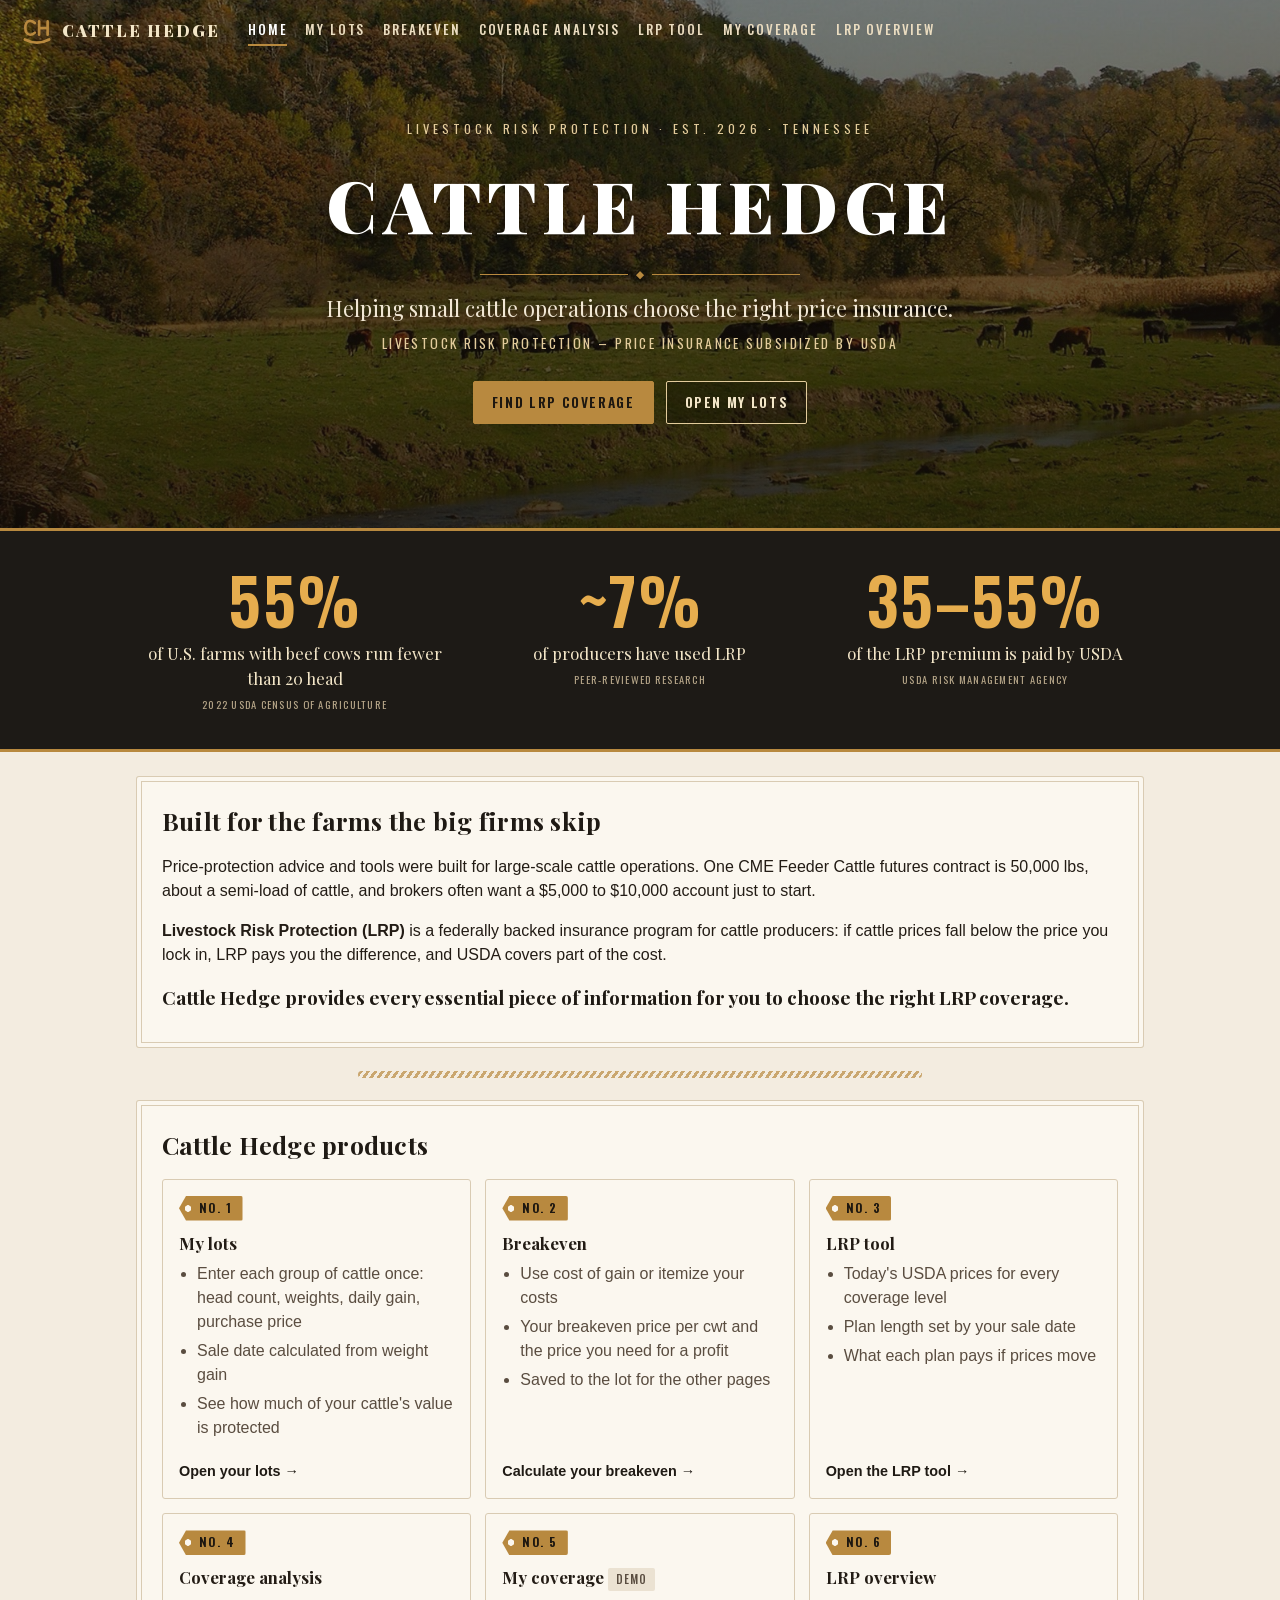
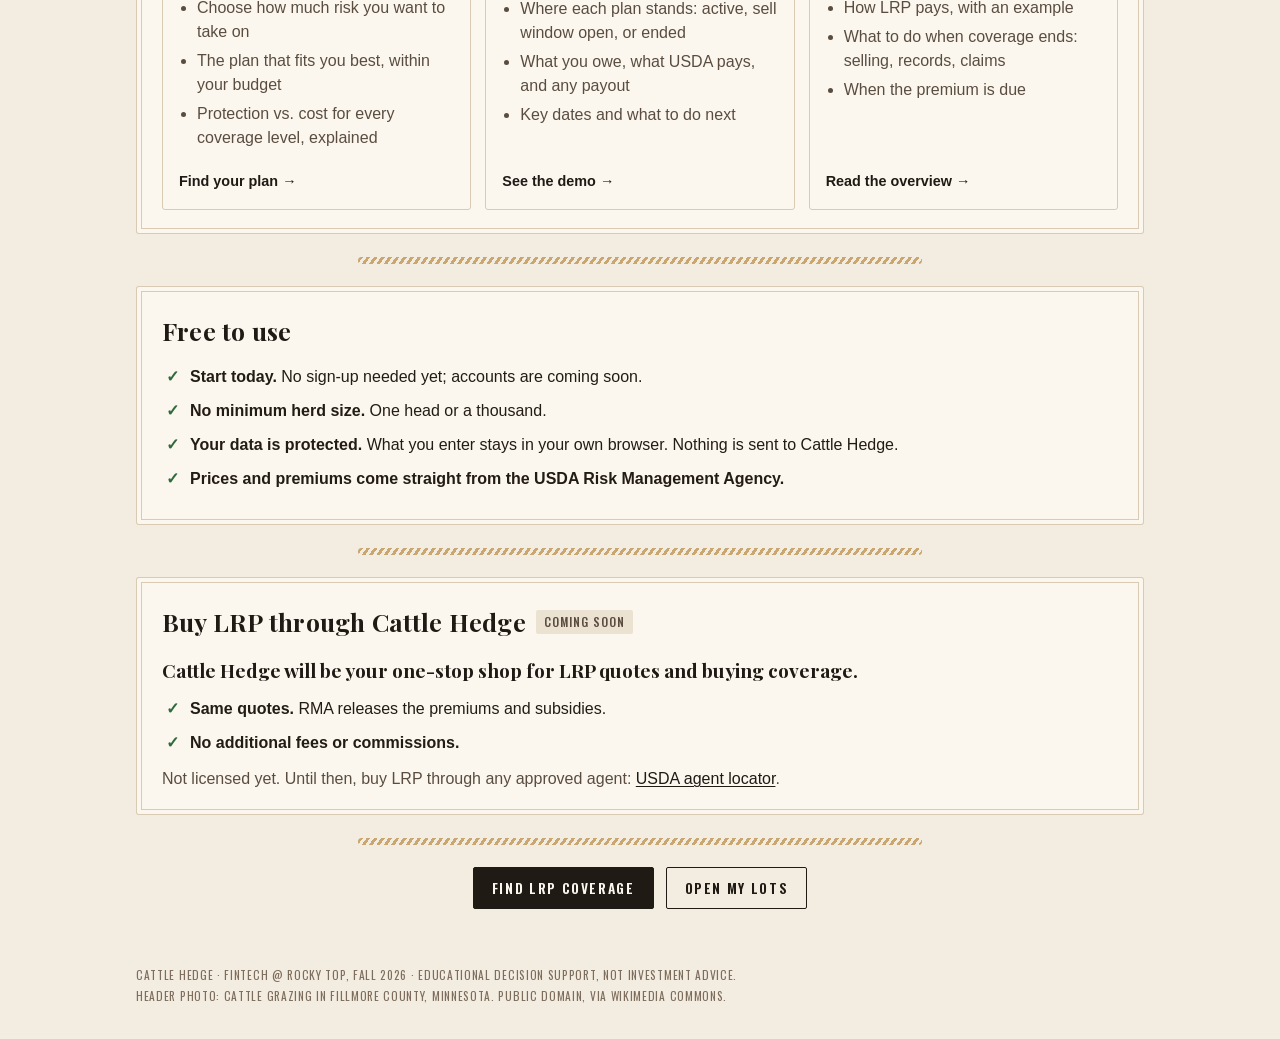
<file: index.html>
<!doctype html>
<html lang="en">
<head>
<meta charset="utf-8">
<meta name="viewport" content="width=device-width, initial-scale=1">
<title>Cattle Hedge</title>
<meta name="description" content="Free price protection planning for small cattle producers: compare USDA Livestock Risk Protection plans with real USDA prices.">
<link rel="icon" href="img/favicon.svg" type="image/svg+xml">
<link rel="preload" href="fonts/PlayfairDisplay.woff2" as="font" type="font/woff2" crossorigin>
<link rel="preload" href="fonts/Oswald.woff2" as="font" type="font/woff2" crossorigin>
<link rel="stylesheet" href="style.css?v=b4b06ea">
</head>
<body>

<header class="hero hero-home">
  <nav class="site-nav">
    <a class="brand" href="index.html" aria-label="Cattle Hedge home"><svg viewBox="0 0 64 64" aria-hidden="true"><g fill="none" stroke="currentColor" stroke-width="5" stroke-linecap="round" stroke-linejoin="round"><path d="M28 17c-3-3-6-4-9-4-6 0-9 6-9 13s3 13 9 13c3 0 6-1 9-4"/><path d="M36 14v25M52 14v25M36 26.5h16"/><path d="M9 48q23 12 46 0"/></g></svg><span>Cattle Hedge</span></a>
    <a href="index.html" aria-current="page">Home</a>
    <a href="lots.html">My lots</a>
    <a href="breakeven.html">Breakeven</a>
    <a href="analysis.html">Coverage analysis</a>
    <a href="lrp.html">LRP tool</a>
    <a href="coverage.html">My coverage</a>
    <a href="learn.html">LRP overview</a>
  </nav>
  <div class="wrap">
    <p class="overline">Livestock Risk Protection · Est. 2026 · Tennessee</p>
    <h1>Cattle Hedge</h1>
    <p class="tagline">Helping small cattle operations choose the right price insurance.</p>
    <p class="tagline-sub">Livestock Risk Protection – price insurance subsidized by USDA</p>
    <div class="hero-actions">
      <a class="btn btn-light" href="lrp.html">Find LRP coverage</a>
      <a class="btn btn-outline-light" href="lots.html">Open my lots</a>
    </div>
  </div>
</header>

<section class="board-band" aria-label="Key numbers">
  <div class="wrap">
    <div><span class="big">55%</span><span class="what">of U.S. farms with beef cows run fewer than 20 head</span><span class="src">2022 USDA Census of Agriculture</span></div>
    <div><span class="big">~7%</span><span class="what">of producers have used LRP</span><span class="src">Peer-reviewed research</span></div>
    <div><span class="big">35–55%</span><span class="what">of the LRP premium is paid by USDA</span><span class="src">USDA Risk Management Agency</span></div>
  </div>
</section>

<main class="wrap">

  <!-- What it is -->
  <section class="card home-lead">
    <h2>Built for the farms the big firms skip</h2>
    <p>
      Price-protection advice and tools were built for large-scale cattle operations.
      One CME Feeder Cattle futures contract is 50,000 lbs, about a semi-load of cattle, and brokers often want
      a $5,000 to $10,000 account just to start.
    </p>
    <p>
      <strong>Livestock Risk Protection (LRP)</strong> is a federally backed insurance program for cattle producers:
      if cattle prices fall below the price you lock in, LRP pays you the difference, and USDA covers part of the cost.
    </p>
    <p class="standout">
      Cattle Hedge provides every essential piece of information for you to choose the right LRP coverage.
    </p>
  </section>

  <!-- The pages -->
  <section class="card">
    <h2>Cattle Hedge products</h2>
    <div class="feature-grid">
      <a class="feature" href="lots.html">
        <span class="step">1</span>
        <h3>My lots</h3>
        <ul class="feature-list">
          <li>Enter each group of cattle once: head count, weights, daily gain, purchase price</li>
          <li>Sale date calculated from weight gain</li>
          <li>See how much of your cattle's value is protected</li>
        </ul>
        <span class="feature-link">Open your lots →</span>
      </a>
      <a class="feature" href="breakeven.html">
        <span class="step">2</span>
        <h3>Breakeven</h3>
        <ul class="feature-list">
          <li>Use cost of gain or itemize your costs</li>
          <li>Your breakeven price per cwt and the price you need for a profit</li>
          <li>Saved to the lot for the other pages</li>
        </ul>
        <span class="feature-link">Calculate your breakeven →</span>
      </a>
      <a class="feature" href="lrp.html">
        <span class="step">3</span>
        <h3>LRP tool</h3>
        <ul class="feature-list">
          <li>Today's USDA prices for every coverage level</li>
          <li>Plan length set by your sale date</li>
          <li>What each plan pays if prices move</li>
        </ul>
        <span class="feature-link">Open the LRP tool →</span>
      </a>
      <a class="feature" href="analysis.html">
        <span class="step">4</span>
        <h3>Coverage analysis</h3>
        <ul class="feature-list">
          <li>Choose how much risk you want to take on</li>
          <li>The plan that fits you best, within your budget</li>
          <li>Protection vs. cost for every coverage level, explained</li>
        </ul>
        <span class="feature-link">Find your plan →</span>
      </a>
      <a class="feature" href="coverage.html">
        <span class="step">5</span>
        <h3>My coverage <span class="badge">Demo</span></h3>
        <ul class="feature-list">
          <li>Where each plan stands: active, sell window open, or ended</li>
          <li>What you owe, what USDA pays, and any payout</li>
          <li>Key dates and what to do next</li>
        </ul>
        <span class="feature-link">See the demo →</span>
      </a>
      <a class="feature" href="learn.html">
        <span class="step">6</span>
        <h3>LRP overview</h3>
        <ul class="feature-list">
          <li>How LRP pays, with an example</li>
          <li>What to do when coverage ends: selling, records, claims</li>
          <li>When the premium is due</li>
        </ul>
        <span class="feature-link">Read the overview →</span>
      </a>
    </div>
  </section>

  <!-- Free -->
  <section class="card">
    <h2>Free to use</h2>
    <ul class="check-list">
      <li><strong>Start today.</strong> No sign-up needed yet; accounts are coming soon.</li>
      <li><strong>No minimum herd size.</strong> One head or a thousand.</li>
      <li><strong>Your data is protected.</strong> What you enter stays in your own browser. Nothing is sent to Cattle Hedge.</li>
      <li><strong>Prices and premiums come straight from the USDA Risk Management Agency.</strong></li>
    </ul>
  </section>

  <!-- Buying through Cattle Hedge -->
  <section class="card">
    <h2>Buy LRP through Cattle Hedge <span class="badge">Coming soon</span></h2>
    <p class="standout">Cattle Hedge will be your one-stop shop for LRP quotes and buying coverage.</p>
    <ul class="check-list">
      <li><strong>Same quotes.</strong> RMA releases the premiums and subsidies.</li>
      <li><strong>No additional fees or commissions.</strong></li>
    </ul>
    <p class="note">
      Not licensed yet. Until then, buy LRP through any approved agent:
      <a href="https://www.rma.usda.gov/tools-reports/agent-locator" target="_blank" rel="noopener">USDA agent locator</a>.
    </p>
  </section>

  <section class="cta-row">
    <a class="btn" href="lrp.html">Find LRP coverage</a>
    <a class="btn btn-quiet" href="lots.html">Open my lots</a>
  </section>

</main>

<footer class="wrap footer">
  Cattle Hedge &middot; FinTech @ Rocky Top, Fall 2026 &middot; Educational decision support, not investment advice.<br>
  Header photo: cattle grazing in Fillmore County, Minnesota. Public domain, via Wikimedia Commons.
</footer>

<script src="reveal.js?v=b4b06ea"></script>
</body>
</html>
</file>
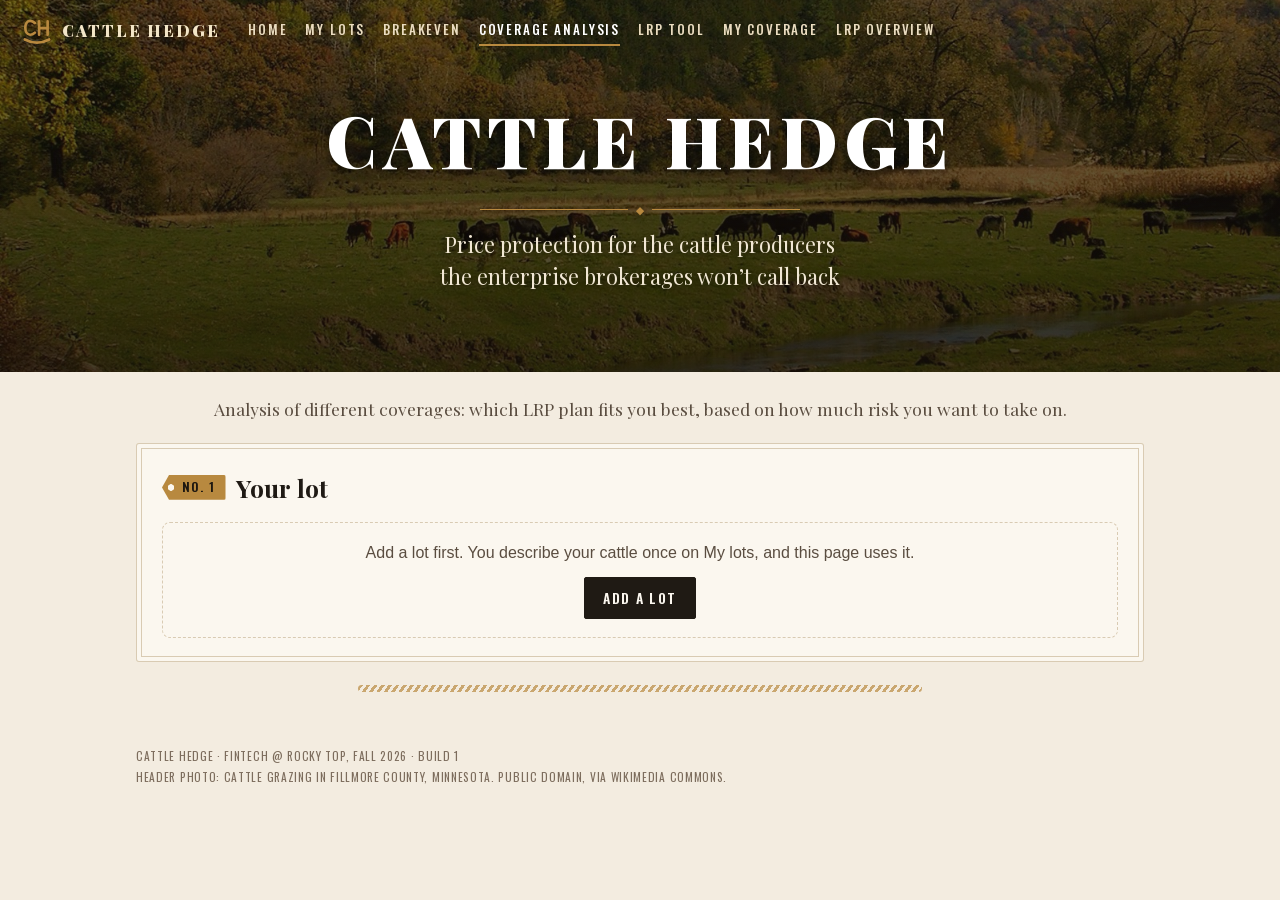
<file: analysis.html>
<!doctype html>
<html lang="en">
<head>
<meta charset="utf-8">
<meta name="viewport" content="width=device-width, initial-scale=1">
<title>Cattle Hedge · Analysis of different coverages</title>
<link rel="icon" href="img/favicon.svg" type="image/svg+xml">
<link rel="preload" href="fonts/PlayfairDisplay.woff2" as="font" type="font/woff2" crossorigin>
<link rel="preload" href="fonts/Oswald.woff2" as="font" type="font/woff2" crossorigin>
<link rel="stylesheet" href="style.css?v=b4b06ea">
</head>
<body>

<header class="hero">
  <nav class="site-nav">
    <a class="brand" href="index.html" aria-label="Cattle Hedge home"><svg viewBox="0 0 64 64" aria-hidden="true"><g fill="none" stroke="currentColor" stroke-width="5" stroke-linecap="round" stroke-linejoin="round"><path d="M28 17c-3-3-6-4-9-4-6 0-9 6-9 13s3 13 9 13c3 0 6-1 9-4"/><path d="M36 14v25M52 14v25M36 26.5h16"/><path d="M9 48q23 12 46 0"/></g></svg><span>Cattle Hedge</span></a>
    <a href="index.html">Home</a>
    <a href="lots.html">My lots</a>
    <a href="breakeven.html">Breakeven</a>
    <a href="analysis.html" aria-current="page">Coverage analysis</a>
    <a href="lrp.html">LRP tool</a>
    <a href="coverage.html">My coverage</a>
    <a href="learn.html">LRP overview</a>
  </nav>
  <div class="wrap">
    <h1>Cattle Hedge</h1>
    <p class="tagline">Price protection for the cattle producers the enterprise brokerages won’t call back</p>
  </div>
</header>

<main class="wrap">

  <p class="intro">
    Analysis of different coverages: which LRP plan fits you best, based on how much risk you want to take on.
  </p>

  <!-- 1. The lot -->
  <section class="card" id="profile">
    <h2><span class="step">1</span> Your lot</h2>
    <div id="has-lots">
      <form id="herd-form" class="lot-pick" autocomplete="off">
        <label>Lot
          <select id="lot-select"></select>
        </label>
        <div class="be-show">
          <span class="be-label">Breakeven cost ($ per cwt)</span>
          <strong id="breakeven-text"></strong>
          <input id="breakeven" type="hidden">
          <small id="breakeven-help"></small>
        </div>
        <div class="be-show sale-show">
          <span class="be-label">Sale date</span>
          <strong id="sale-text"></strong>
          <small><a id="sale-edit" href="lots.html">Change on My lots →</a></small>
        </div>
      </form>
      <p id="lot-summary" class="lot-summary"></p>
      <p id="profile-note" class="note warn" hidden></p>
    </div>
    <div id="no-lots" class="empty" hidden>
      <p>Add a lot first. You describe your cattle once on My lots, and this page uses it.</p>
      <a class="btn" href="lots.html">Add a lot</a>
    </div>
  </section>

  <!-- 2. Risk tolerance + recommendation -->
  <section class="card" id="tolerance">
    <h2><span class="step">2</span> How much risk do you want to take on?</h2>
    <div id="market-view" class="market-view"></div>
    <p class="note">Pick what you want. Each card shows what that choice costs and what it does if prices fall or rise.</p>
    <div class="budget-row">
      <label for="budget">Most I can spend on coverage <span class="fine">($ per head, optional)</span></label>
      <input id="budget" type="number" min="0" step="1" placeholder="No limit">
    </div>
    <div class="profiles" role="radiogroup" aria-label="What you want">
      <div class="profile profile-none">
        <div class="profile-head"><strong>No coverage</strong><small>For comparison</small></div>
        <div class="profile-body" id="pc-none"></div>
      </div>
      <label class="profile">
        <span class="profile-head"><input type="radio" name="tolerance" value="opportunity">
          <strong>More opportunity</strong><small>Pay the least, keep the most if prices rise</small></span>
        <span class="profile-body" id="pc-opportunity"></span>
      </label>
      <label class="profile">
        <span class="profile-head"><input type="radio" name="tolerance" value="cheapest" checked>
          <strong>A mix</strong><small>Cheapest plan that protects your breakeven</small></span>
        <span class="profile-body" id="pc-cheapest"></span>
      </label>
      <label class="profile">
        <span class="profile-head"><input type="radio" name="tolerance" value="max">
          <strong>More security</strong><small>The highest price floor, at a higher cost</small></span>
        <span class="profile-body" id="pc-max"></span>
      </label>
    </div>
    <div id="recommendation" class="recommendation"></div>
    <figure class="chart-box">
      <figcaption>Protection vs. cost: every coverage level</figcaption>
      <p class="fine">Higher and further left is better: more protection for less money. Click a dot to try that plan.</p>
      <div class="chart" id="tradeoff-chart"></div>
    </figure>
    <div id="breakdown" class="breakdown">
      <h3>Breakdown</h3>
      <div id="breakdown-text"></div>
      <p class="fine">Written from the numbers on this page only. It is not a price prediction.</p>
    </div>
  </section>

  <!-- 3. What if prices move? -->
  <section class="card" id="simulator">
    <h2><span class="step">3</span> What if prices move?</h2>
    <div class="unit-toggle" role="group" aria-label="Show money as">
      <span>Show money as</span>
      <button type="button" data-unit="total" aria-pressed="true">Total</button>
      <button type="button" data-unit="head" aria-pressed="false">$/head</button>
      <button type="button" data-unit="cwt" aria-pressed="false">$/cwt</button>
    </div>
    <div class="level-picker">
      <span class="picker-label">Coverage level</span>
      <button type="button" class="btn btn-small btn-quiet" id="level-prev" aria-label="Lower coverage">‹</button>
      <div id="level-chips" class="level-chips" role="group" aria-label="Coverage levels"></div>
      <button type="button" class="btn btn-small btn-quiet" id="level-next" aria-label="Higher coverage">›</button>
    </div>
    <label class="slider-label" for="move">
      Cattle prices by your sale date: <strong id="move-label"></strong>
    </label>
    <input id="move" type="range" min="-25" max="25" step="1" value="-25">
    <div class="slider-scale"><span>-25%</span><span>no change</span><span>+25%</span></div>
    <div id="sim-tiles" class="stat-row"></div>
    <figure class="chart-box">
      <figcaption>What LRP changes vs. no coverage, for each change in cattle price</figcaption>
      <div class="legend" id="sim-legend"></div>
      <div class="chart" id="sim-chart"></div>
      <p class="sim-pick" id="sim-pick"></p>
    </figure>
    <div class="table-scroll">
      <table id="scenario-table">
        <caption id="scenario-caption"></caption>
        <thead>
          <tr><th>Plan</th><th>Sale money ($)</th><th>LRP payout ($)</th><th>LRP cost ($)</th><th>Profit vs. breakeven ($)</th><th>vs. no coverage ($)</th></tr>
        </thead>
        <tbody></tbody>
      </table>
    </div>
  </section>

  <!-- Buy the plan (demo): adds it to My coverage -->
  <div id="lot-banner" class="lot-banner" hidden></div>

</main>

<footer class="wrap footer">
  Cattle Hedge &middot; FinTech @ Rocky Top, Fall 2026 &middot; Build 1<br>
  Header photo: cattle grazing in Fillmore County, Minnesota. Public domain, via Wikimedia Commons.
</footer>

<div id="tooltip" class="tooltip" hidden></div>

<script src="data/lrp-data.js"></script>
<script src="calc.js?v=b4b06ea"></script>
<script src="lots.js?v=b4b06ea"></script>
<script src="charts.js?v=b4b06ea"></script>
<script src="app.js?v=b4b06ea"></script>
<script src="reveal.js?v=b4b06ea"></script>
</body>
</html>
</file>
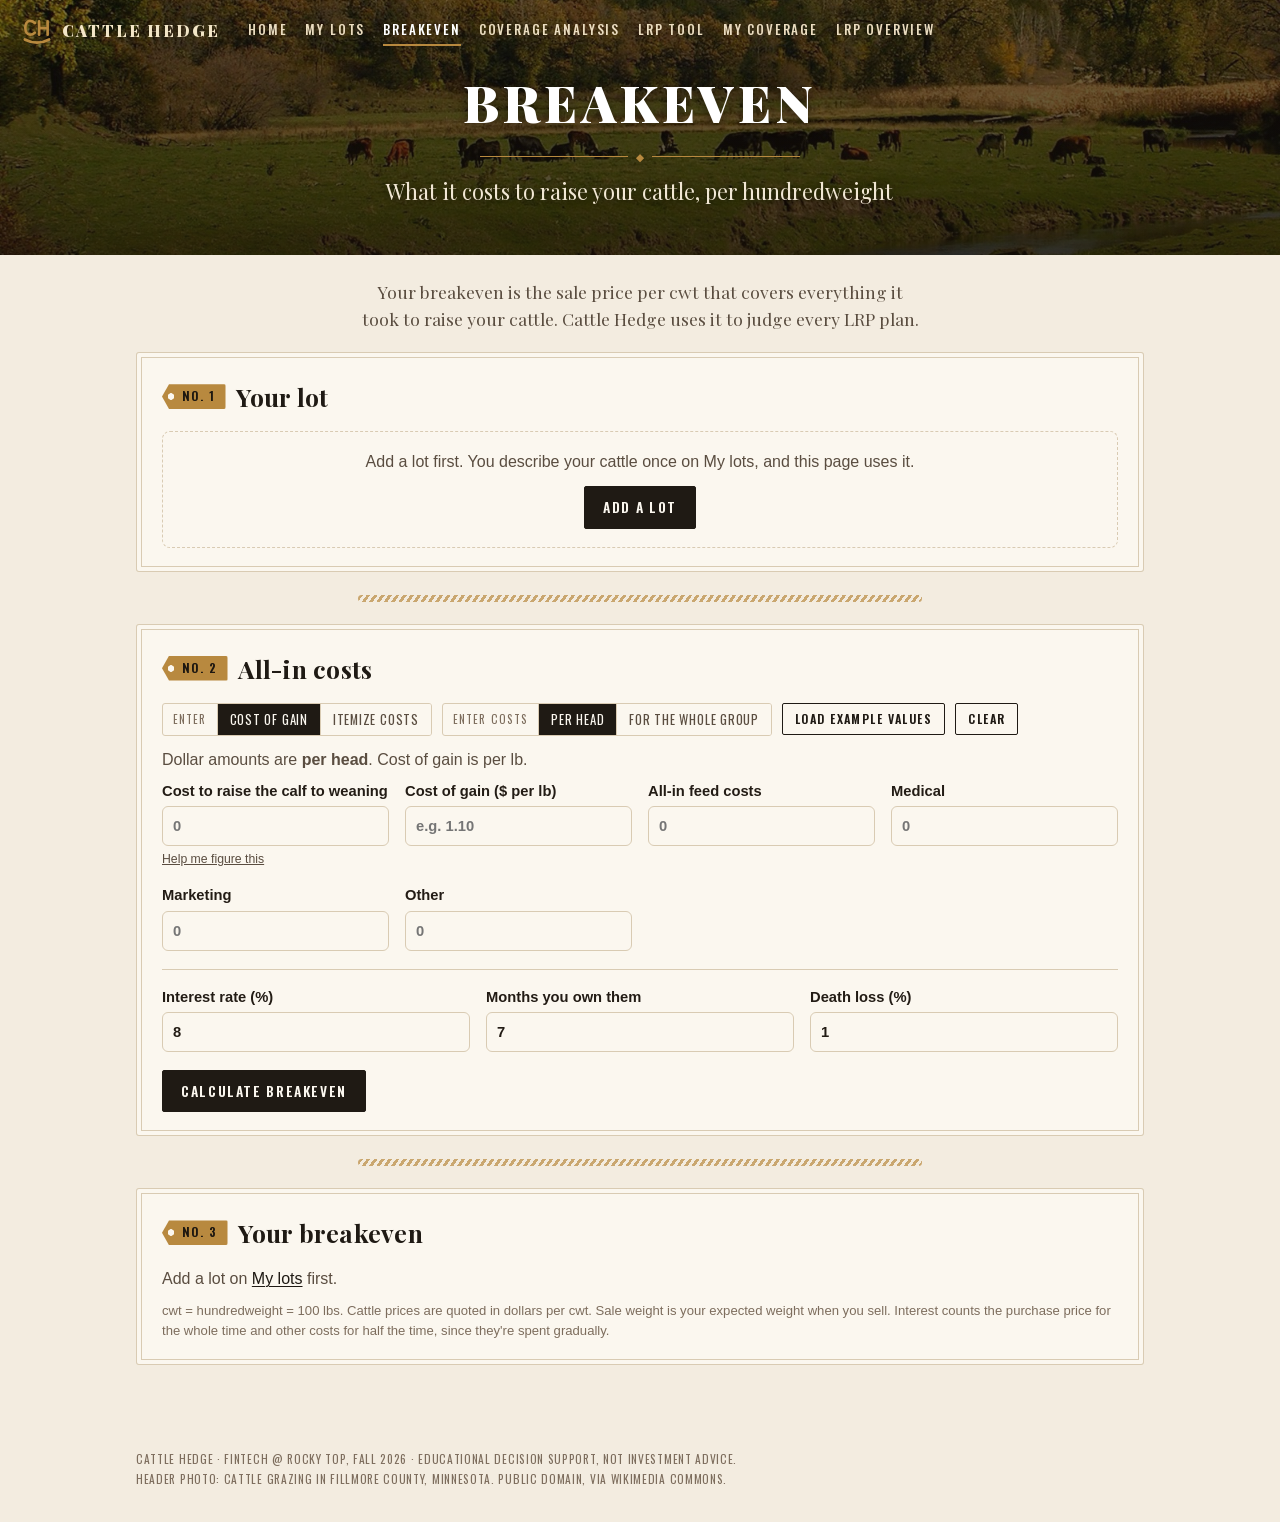
<file: breakeven.html>
<!doctype html>
<html lang="en">
<head>
<meta charset="utf-8">
<meta name="viewport" content="width=device-width, initial-scale=1">
<title>Cattle Hedge · Breakeven</title>
<link rel="icon" href="img/favicon.svg" type="image/svg+xml">
<link rel="preload" href="fonts/PlayfairDisplay.woff2" as="font" type="font/woff2" crossorigin>
<link rel="preload" href="fonts/Oswald.woff2" as="font" type="font/woff2" crossorigin>
<link rel="stylesheet" href="style.css?v=b4b06ea">
</head>
<body>

<header class="hero hero-sm">
  <nav class="site-nav">
    <a class="brand" href="index.html" aria-label="Cattle Hedge home"><svg viewBox="0 0 64 64" aria-hidden="true"><g fill="none" stroke="currentColor" stroke-width="5" stroke-linecap="round" stroke-linejoin="round"><path d="M28 17c-3-3-6-4-9-4-6 0-9 6-9 13s3 13 9 13c3 0 6-1 9-4"/><path d="M36 14v25M52 14v25M36 26.5h16"/><path d="M9 48q23 12 46 0"/></g></svg><span>Cattle Hedge</span></a>
    <a href="index.html">Home</a>
    <a href="lots.html">My lots</a>
    <a href="breakeven.html" aria-current="page">Breakeven</a>
    <a href="analysis.html">Coverage analysis</a>
    <a href="lrp.html">LRP tool</a>
    <a href="coverage.html">My coverage</a>
    <a href="learn.html">LRP overview</a>
  </nav>
  <div class="wrap">
    <h1>Breakeven</h1>
    <p class="tagline">What it costs to raise your cattle, per hundredweight</p>
  </div>
</header>

<main class="wrap">

  <p class="intro">
    Your breakeven is the sale price per cwt that covers everything it took to raise your cattle.
    Cattle Hedge uses it to judge every LRP plan.
  </p>

  <!-- 1. Lot -->
  <section class="card" id="b-cattle">
    <h2><span class="step">1</span> Your lot</h2>
    <div id="b-has-lots">
      <div class="lot-pick">
        <label>Lot
          <select id="b-lot"></select>
        </label>
      </div>
      <p id="b-lot-summary" class="lot-summary"></p>
    </div>
    <div id="b-no-lots" class="empty" hidden>
      <p>Add a lot first. You describe your cattle once on My lots, and this page uses it.</p>
      <a class="btn" href="lots.html">Add a lot</a>
    </div>
  </section>

  <!-- 2. Costs -->
  <section class="card" id="b-costs">
    <h2><span class="step">2</span> All-in costs</h2>
    <div class="form-actions b-top">
      <div class="unit-toggle" id="b-mode" role="group" aria-label="How to enter costs">
        <span>Enter</span>
        <button type="button" data-mode="cog" aria-pressed="true">Cost of gain</button>
        <button type="button" data-mode="items" aria-pressed="false">Itemize costs</button>
      </div>
      <div class="unit-toggle" id="b-per" role="group" aria-label="Enter costs">
        <span>Enter costs</span>
        <button type="button" data-per="head" aria-pressed="true">Per head</button>
        <button type="button" data-per="total" aria-pressed="false">For the whole group</button>
      </div>
      <button type="button" class="btn btn-small btn-quiet" id="b-example">Load example values</button>
      <button type="button" class="btn btn-small btn-quiet" id="b-clear">Clear</button>
    </div>
    <p id="b-per-note" class="note per-note">Dollar amounts are <strong>per head</strong>. Cost of gain is per lb.</p>
    <p id="b-example-note" class="fine" hidden>Example cost values. Replace them with your own.</p>

    <form id="b-cost-form" class="grid-form b-costs" autocomplete="off">
        <label id="cow-field">Cost to raise the calf to weaning
          <input id="c-cow" type="number" min="0" step="1" placeholder="0" data-cost>
          <small><button type="button" class="link" id="cow-help-btn">Help me figure this</button></small>
        </label>
        <label class="mode-cog">Cost of gain ($ per lb)
          <input id="c-cog" type="number" min="0" step="0.01" placeholder="e.g. 1.10">
        </label>
        <label class="mode-items">All-in feed costs
          <input id="c-feed" type="number" min="0" step="1" placeholder="0" data-cost>
        </label>
        <label class="mode-items">Medical
          <input id="c-vet" type="number" min="0" step="1" placeholder="0" data-cost>
        </label>
        <label class="mode-items">Marketing
          <input id="c-market" type="number" min="0" step="1" placeholder="0" data-cost>
        </label>
        <label class="mode-items">Other
          <input id="c-other" type="number" min="0" step="1" placeholder="0" data-cost>
        </label>
    </form>

    <div id="cow-help" class="be-calc" hidden>
      <label>Yearly cost per cow ($)
        <input id="cow-cost" type="number" min="0" step="1" placeholder="0">
      </label>
      <label>Calves weaned per 100 cows
        <input id="cow-weaned" type="number" min="1" max="120" step="1" value="85">
      </label>
      <p class="be-result" id="cow-result"></p>
    </div>

    <div class="grid-form b-extra">
      <label>Interest rate (%)
        <input id="b-rate" type="number" min="0" max="30" step="0.25" value="8">
      </label>
      <label>Months you own them
        <input id="b-months" type="number" min="0" max="36" step="1" value="7">
      </label>
      <label>Death loss (%)
        <input id="b-death" type="number" min="0" max="50" step="0.5" value="1">
      </label>
    </div>
    <div class="form-actions calc-row">
      <button type="button" class="btn" id="b-calc">Calculate breakeven</button>
    </div>
  </section>

  <!-- 3. Result -->
  <section class="card" id="b-result">
    <h2><span class="step">3</span> Your breakeven</h2>
    <div id="b-empty" class="note">Enter your costs above, then press <strong>Calculate breakeven</strong>.</div>
    <div id="b-out" hidden>
      <p id="b-stale" class="note warn" hidden>You changed your inputs. Press <strong>Calculate breakeven</strong> to update this result.</p>
      <div id="b-tiles" class="stat-row"></div>
      <div class="table-scroll">
        <table id="b-table">
          <caption>Where the money goes</caption>
          <thead><tr><th>Cost</th><th>$ per head sold</th><th>$ per cwt sold</th><th>Share of total</th></tr></thead>
          <tbody></tbody>
        </table>
      </div>
      <div class="b-target">
        <label for="b-profit">Profit you want ($ per head)</label>
        <input id="b-profit" type="number" step="1" value="100">
        <p id="b-target-line"></p>
      </div>
      <p id="b-market" class="index-callout"></p>
      <p id="b-room" class="note" hidden></p>
      <div class="form-actions">
        <button type="button" class="btn" id="b-analysis">Coverage analysis →</button>
        <button type="button" class="btn" id="b-use">Find LRP coverage →</button>
      </div>
      <p id="b-lot-msg" class="lot-msg" hidden></p>
    </div>
    <p class="fine">cwt = hundredweight = 100 lbs. Cattle prices are quoted in dollars per cwt. Sale weight is your expected weight when you sell. Interest counts the purchase price for the whole time and other costs for half the time, since they're spent gradually.</p>
  </section>

</main>

<footer class="wrap footer">
  Cattle Hedge &middot; FinTech @ Rocky Top, Fall 2026 &middot; Educational decision support, not investment advice.<br>
  Header photo: cattle grazing in Fillmore County, Minnesota. Public domain, via Wikimedia Commons.
</footer>

<script src="data/lrp-data.js"></script>
<script src="calc.js?v=b4b06ea"></script>
<script src="lots.js?v=b4b06ea"></script>
<script src="breakeven.js?v=b4b06ea"></script>
<script src="reveal.js?v=b4b06ea"></script>
</body>
</html>
</file>
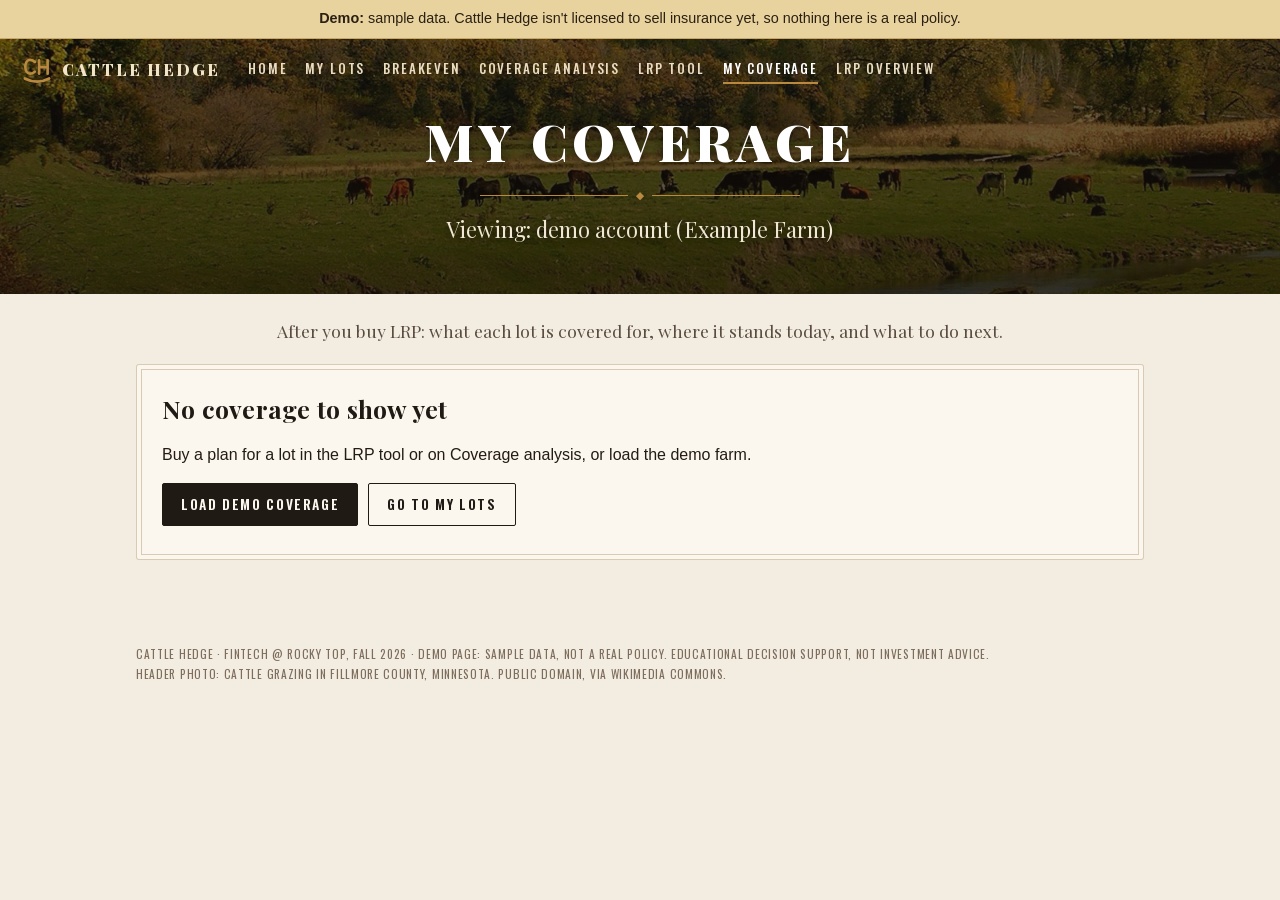
<file: coverage.html>
<!doctype html>
<html lang="en">
<head>
<meta charset="utf-8">
<meta name="viewport" content="width=device-width, initial-scale=1">
<title>Cattle Hedge · My coverage</title>
<link rel="icon" href="img/favicon.svg" type="image/svg+xml">
<link rel="preload" href="fonts/PlayfairDisplay.woff2" as="font" type="font/woff2" crossorigin>
<link rel="preload" href="fonts/Oswald.woff2" as="font" type="font/woff2" crossorigin>
<link rel="stylesheet" href="style.css?v=b4b06ea">
</head>
<body>

<div class="demo-banner" role="note">
  <strong>Demo:</strong> sample data. Cattle Hedge isn't licensed to sell insurance yet, so nothing here is a real policy.
</div>

<header class="hero hero-sm">
  <nav class="site-nav">
    <a class="brand" href="index.html" aria-label="Cattle Hedge home"><svg viewBox="0 0 64 64" aria-hidden="true"><g fill="none" stroke="currentColor" stroke-width="5" stroke-linecap="round" stroke-linejoin="round"><path d="M28 17c-3-3-6-4-9-4-6 0-9 6-9 13s3 13 9 13c3 0 6-1 9-4"/><path d="M36 14v25M52 14v25M36 26.5h16"/><path d="M9 48q23 12 46 0"/></g></svg><span>Cattle Hedge</span></a>
    <a href="index.html">Home</a>
    <a href="lots.html">My lots</a>
    <a href="breakeven.html">Breakeven</a>
    <a href="analysis.html">Coverage analysis</a>
    <a href="lrp.html">LRP tool</a>
    <a href="coverage.html" aria-current="page">My coverage</a>
    <a href="learn.html">LRP overview</a>
  </nav>
  <div class="wrap">
    <h1>My coverage</h1>
    <p class="tagline">Viewing: demo account (Example Farm)</p>
  </div>
</header>

<main class="wrap">

  <p class="intro">
    After you buy LRP: what each lot is covered for, where it stands today, and what to do next.
  </p>

  <!-- Empty state -->
  <section class="card" id="empty" hidden>
    <h2>No coverage to show yet</h2>
    <p>Buy a plan for a lot in the LRP tool or on Coverage analysis, or load the demo farm.</p>
    <div class="form-actions">
      <button type="button" class="btn" id="load-demo">Load demo coverage</button>
      <a class="btn btn-quiet" href="lots.html">Go to my lots</a>
    </div>
    <p class="fine" id="load-demo-note"></p>
  </section>

  <div id="dashboard" hidden>

    <!-- 1. Summary -->
    <section class="card" id="policy">
      <h2><span class="step">1</span> Summary</h2>
      <div id="policy-headline" class="headline"></div>
      <div id="policy-tiles" class="stat-row"></div>
      <button type="button" class="link" id="reset-demo">Reset demo scenario</button>
    </section>

    <!-- 2. Covered lots -->
    <section class="card" id="covered">
      <h2><span class="step">2</span> Covered lots</h2>
      <div id="covered-list" class="cover-list"></div>
    </section>

    <!-- 3. Key dates -->
    <section class="card" id="dates">
      <h2><span class="step">3</span> Key dates</h2>
      <ol id="date-list" class="timeline"></ol>
      <p class="fine">Confirm dates with your agent.</p>
    </section>

  </div>

  <!-- Lots without a plan: go buy one (demo) -->
  <section class="card" id="uncovered" hidden>
    <h2>Lots without coverage</h2>
    <ul class="planned" id="uncovered-list"></ul>
  </section>

</main>

<footer class="wrap footer">
  Cattle Hedge &middot; FinTech @ Rocky Top, Fall 2026 &middot; Demo page: sample data, not a real policy.
  Educational decision support, not investment advice.<br>
  Header photo: cattle grazing in Fillmore County, Minnesota. Public domain, via Wikimedia Commons.
</footer>

<script src="data/lrp-data.js"></script>
<script src="calc.js?v=b4b06ea"></script>
<script src="lots.js?v=b4b06ea"></script>
<script src="coverage.js?v=b4b06ea"></script>
<script src="reveal.js?v=b4b06ea"></script>
</body>
</html>
</file>
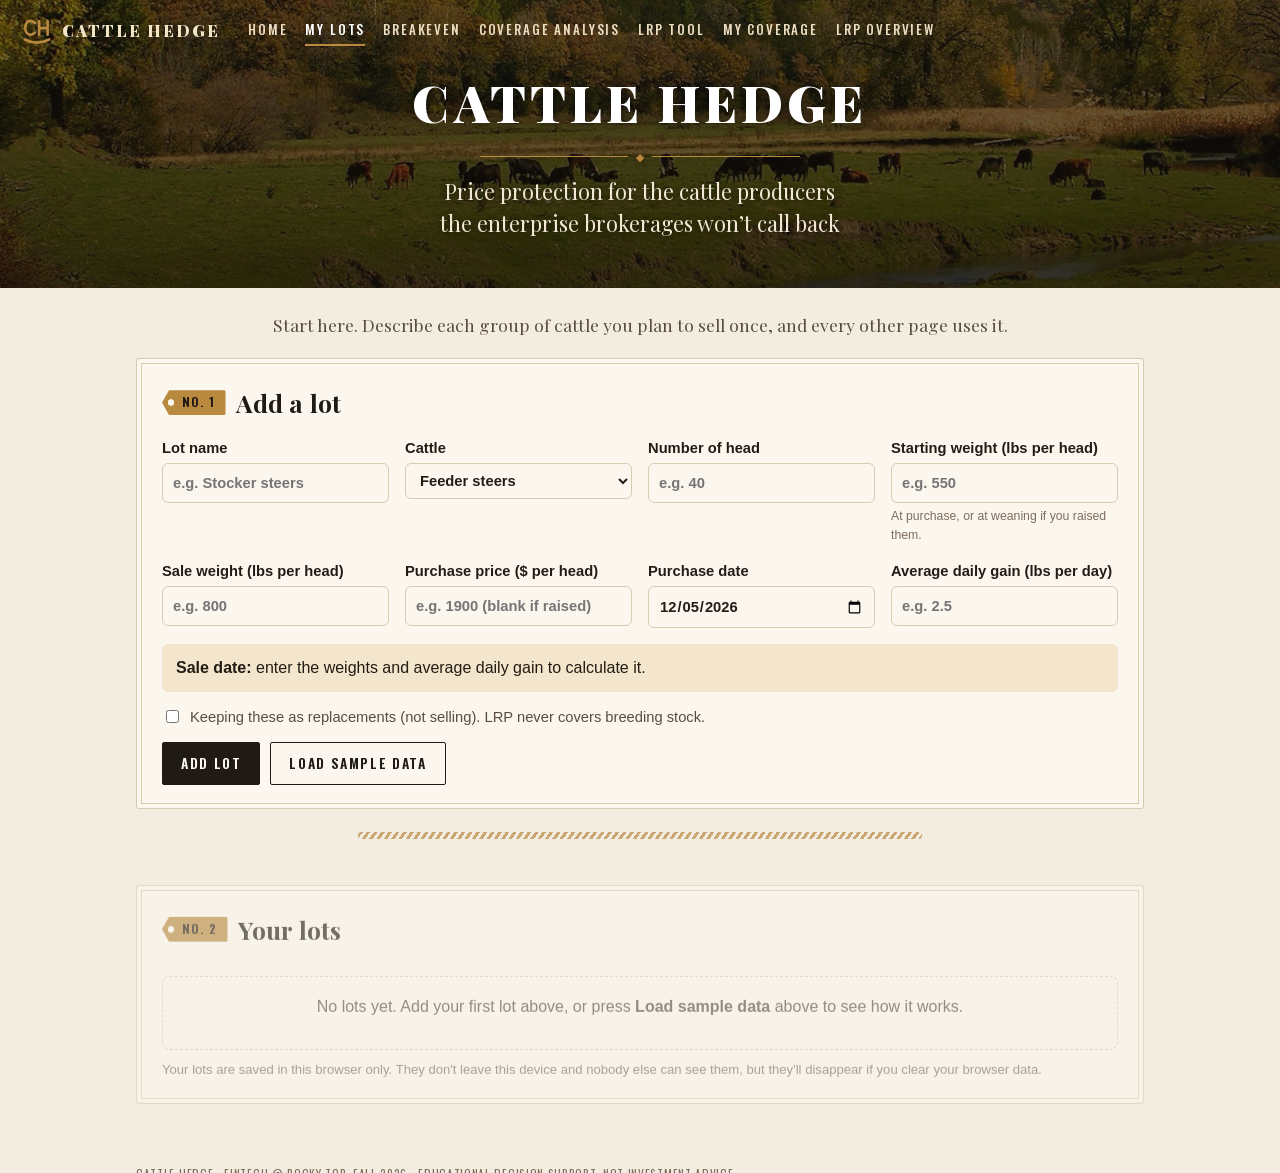
<file: inventory.html>
<!doctype html>
<html lang="en">
<head>
<meta charset="utf-8">
<title>Cattle Hedge · My lots</title>
<!-- The Inventory page was merged into My lots (Nov 5, 2026). Old links land there. -->
<meta http-equiv="refresh" content="0; url=lots.html">
<link rel="canonical" href="lots.html">
</head>
<body>
<p>The Inventory page is now part of <a href="lots.html">My lots</a>.</p>
</body>
</html>
</file>
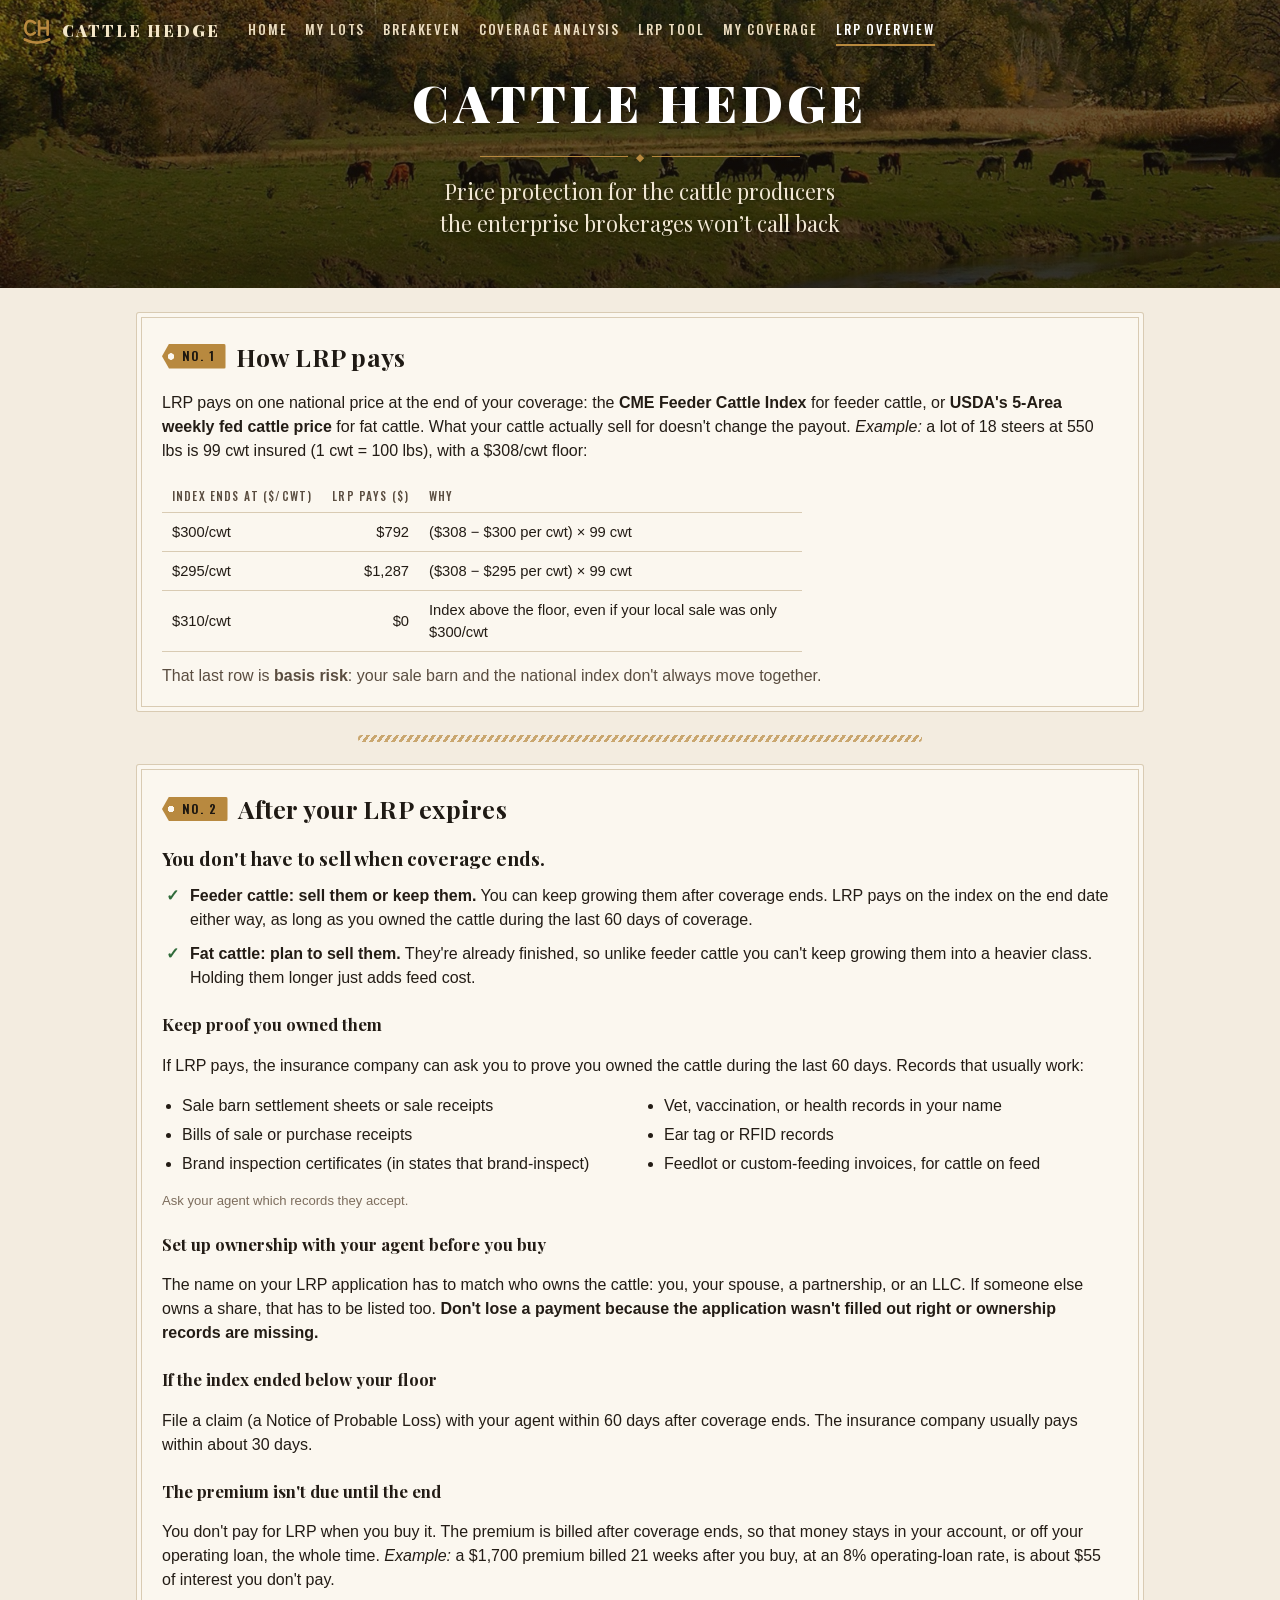
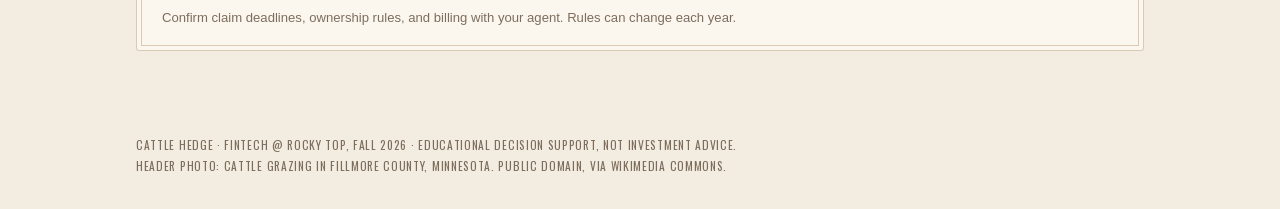
<file: learn.html>
<!doctype html>
<html lang="en">
<head>
<meta charset="utf-8">
<meta name="viewport" content="width=device-width, initial-scale=1">
<title>Cattle Hedge · LRP overview</title>
<link rel="icon" href="img/favicon.svg" type="image/svg+xml">
<link rel="preload" href="fonts/PlayfairDisplay.woff2" as="font" type="font/woff2" crossorigin>
<link rel="preload" href="fonts/Oswald.woff2" as="font" type="font/woff2" crossorigin>
<link rel="stylesheet" href="style.css?v=b4b06ea">
</head>
<body>

<header class="hero hero-sm">
  <nav class="site-nav">
    <a class="brand" href="index.html" aria-label="Cattle Hedge home"><svg viewBox="0 0 64 64" aria-hidden="true"><g fill="none" stroke="currentColor" stroke-width="5" stroke-linecap="round" stroke-linejoin="round"><path d="M28 17c-3-3-6-4-9-4-6 0-9 6-9 13s3 13 9 13c3 0 6-1 9-4"/><path d="M36 14v25M52 14v25M36 26.5h16"/><path d="M9 48q23 12 46 0"/></g></svg><span>Cattle Hedge</span></a>
    <a href="index.html">Home</a>
    <a href="lots.html">My lots</a>
    <a href="breakeven.html">Breakeven</a>
    <a href="analysis.html">Coverage analysis</a>
    <a href="lrp.html">LRP tool</a>
    <a href="coverage.html">My coverage</a>
    <a href="learn.html" aria-current="page">LRP overview</a>
  </nav>
  <div class="wrap">
    <h1>Cattle Hedge</h1>
    <p class="tagline">Price protection for the cattle producers the enterprise brokerages won’t call back</p>
  </div>
</header>

<main class="wrap">

  <!-- 1. How LRP pays -->
  <section class="card" id="how-it-pays">
    <h2><span class="step">1</span> How LRP pays</h2>
    <p>
      LRP pays on one national price at the end of your coverage: the <strong>CME Feeder Cattle Index</strong>
      for feeder cattle, or <strong>USDA's 5-Area weekly fed cattle price</strong> for fat cattle. What your cattle actually
      sell for doesn't change the payout. <em>Example:</em> a lot of 18 steers at 550 lbs is 99 cwt
      insured (1 cwt = 100 lbs), with a $308/cwt floor:
    </p>
    <div class="table-scroll">
      <table class="example-table">
        <thead><tr><th>Index ends at ($/cwt)</th><th>LRP pays ($)</th><th>Why</th></tr></thead>
        <tbody>
          <tr><td>$300/cwt</td><td>$792</td><td>($308 − $300 per cwt) × 99 cwt</td></tr>
          <tr><td>$295/cwt</td><td>$1,287</td><td>($308 − $295 per cwt) × 99 cwt</td></tr>
          <tr><td>$310/cwt</td><td>$0</td><td>Index above the floor, even if your local sale was only $300/cwt</td></tr>
        </tbody>
      </table>
    </div>
    <p class="note">That last row is <strong>basis risk</strong>: your sale barn and the national index don't always move together.</p>
  </section>

  <!-- 2. After coverage ends -->
  <section class="card" id="after-sale">
    <h2><span class="step">2</span> After your LRP expires</h2>
    <p class="standout">You don't have to sell when coverage ends.</p>
    <ul class="check-list">
      <li><strong>Feeder cattle: sell them or keep them.</strong> You can keep growing them after coverage ends. LRP pays
        on the index on the end date either way, as long as you owned the cattle during the last 60 days of coverage.</li>
      <li><strong>Fat cattle: plan to sell them.</strong> They're already finished, so unlike feeder cattle you can't keep
        growing them into a heavier class. Holding them longer just adds feed cost.</li>
    </ul>

    <h3>Keep proof you owned them</h3>
    <p>If LRP pays, the insurance company can ask you to prove you owned the cattle during the last 60 days.
      Records that usually work:</p>
    <ul class="doc-list">
      <li>Sale barn settlement sheets or sale receipts</li>
      <li>Bills of sale or purchase receipts</li>
      <li>Brand inspection certificates (in states that brand-inspect)</li>
      <li>Vet, vaccination, or health records in your name</li>
      <li>Ear tag or RFID records</li>
      <li>Feedlot or custom-feeding invoices, for cattle on feed</li>
    </ul>
    <p class="fine">Ask your agent which records they accept.</p>

    <h3>Set up ownership with your agent before you buy</h3>
    <p>The name on your LRP application has to match who owns the cattle: you, your spouse, a partnership, or an LLC.
      If someone else owns a share, that has to be listed too. <strong>Don't lose a payment because the application
      wasn't filled out right or ownership records are missing.</strong></p>

    <h3>If the index ended below your floor</h3>
    <p>File a claim (a Notice of Probable Loss) with your agent within 60 days after coverage ends. The insurance
      company usually pays within about 30 days.</p>

    <h3>The premium isn't due until the end</h3>
    <p>You don't pay for LRP when you buy it. The premium is billed after coverage ends, so that money stays in your
      account, or off your operating loan, the whole time. <em>Example:</em> a $1,700 premium billed 21 weeks after you
      buy, at an 8% operating-loan rate, is about $55 of interest you don't pay.</p>
    <p class="fine">Confirm claim deadlines, ownership rules, and billing with your agent. Rules can change each year.</p>
  </section>

</main>

<footer class="wrap footer">
  Cattle Hedge &middot; FinTech @ Rocky Top, Fall 2026 &middot; Educational decision support, not investment advice.<br>
  Header photo: cattle grazing in Fillmore County, Minnesota. Public domain, via Wikimedia Commons.
</footer>

<script src="reveal.js?v=b4b06ea"></script>
</body>
</html>
</file>
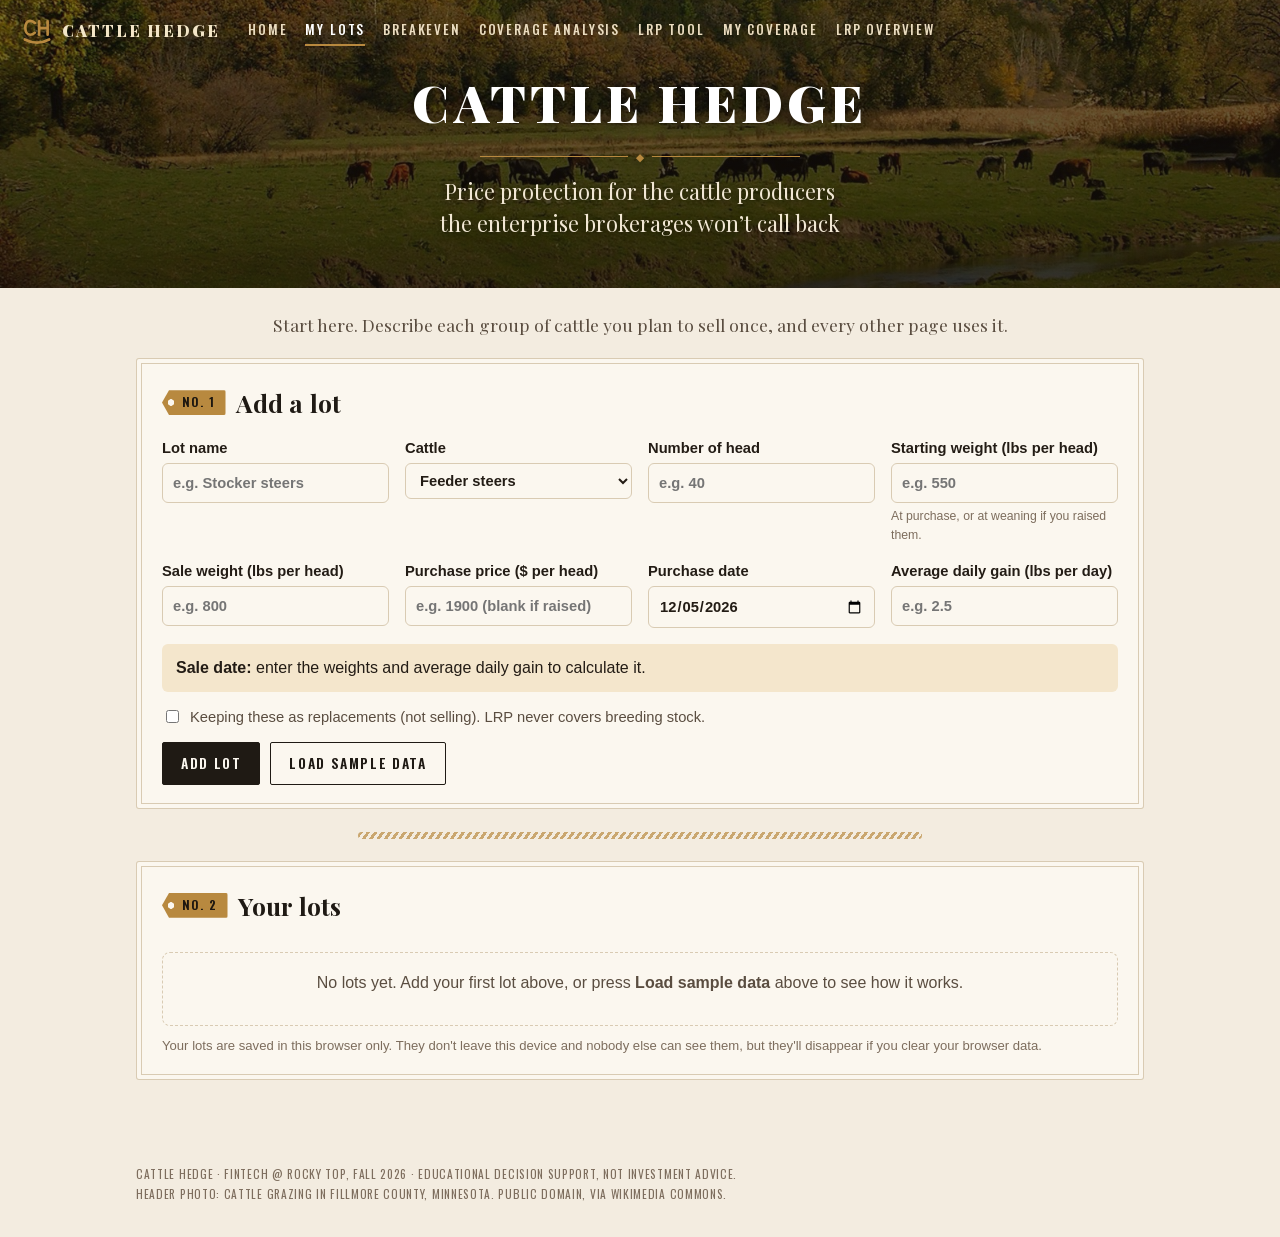
<file: lots.html>
<!doctype html>
<html lang="en">
<head>
<meta charset="utf-8">
<meta name="viewport" content="width=device-width, initial-scale=1">
<title>Cattle Hedge · My lots</title>
<link rel="icon" href="img/favicon.svg" type="image/svg+xml">
<link rel="preload" href="fonts/PlayfairDisplay.woff2" as="font" type="font/woff2" crossorigin>
<link rel="preload" href="fonts/Oswald.woff2" as="font" type="font/woff2" crossorigin>
<link rel="stylesheet" href="style.css?v=b4b06ea">
</head>
<body>

<header class="hero hero-sm">
  <nav class="site-nav">
    <a class="brand" href="index.html" aria-label="Cattle Hedge home"><svg viewBox="0 0 64 64" aria-hidden="true"><g fill="none" stroke="currentColor" stroke-width="5" stroke-linecap="round" stroke-linejoin="round"><path d="M28 17c-3-3-6-4-9-4-6 0-9 6-9 13s3 13 9 13c3 0 6-1 9-4"/><path d="M36 14v25M52 14v25M36 26.5h16"/><path d="M9 48q23 12 46 0"/></g></svg><span>Cattle Hedge</span></a>
    <a href="index.html">Home</a>
    <a href="lots.html" aria-current="page">My lots</a>
    <a href="breakeven.html">Breakeven</a>
    <a href="analysis.html">Coverage analysis</a>
    <a href="lrp.html">LRP tool</a>
    <a href="coverage.html">My coverage</a>
    <a href="learn.html">LRP overview</a>
  </nav>
  <div class="wrap">
    <h1>Cattle Hedge</h1>
    <p class="tagline">Price protection for the cattle producers the enterprise brokerages won’t call back</p>
  </div>
</header>

<main class="wrap">

  <p class="intro">
    Start here. Describe each group of cattle you plan to sell once, and every other page uses it.
  </p>

  <!-- 1. Add or edit a lot -->
  <section class="card" id="lot-entry">
    <h2><span class="step">1</span> <span id="form-title">Add a lot</span></h2>
    <form id="lot-form" class="grid-form" autocomplete="off">
      <label>Lot name
        <input id="f-name" type="text" maxlength="40" placeholder="e.g. Stocker steers">
        <small class="field-error" id="f-name-err" hidden></small>
      </label>
      <label>Cattle
        <select id="f-class">
          <optgroup label="Feeder cattle (under 600 lbs or 600–1,000 lbs)">
            <option value="steers">Feeder steers</option>
            <option value="heifers">Feeder heifers</option>
          </optgroup>
          <optgroup label="Fat cattle (1,000–1,800 lbs)">
            <option value="fat">Fat cattle (fed steers &amp; heifers)</option>
          </optgroup>
        </select>
      </label>
      <label>Number of head
        <input id="f-head" type="number" min="1" max="6000" step="1" placeholder="e.g. 40">
        <small class="field-error" id="f-head-err" hidden></small>
      </label>
      <label>Starting weight (lbs per head)
        <input id="f-start" type="number" min="1" step="10" placeholder="e.g. 550">
        <small>At purchase, or at weaning if you raised them.</small>
        <small class="field-error" id="f-start-err" hidden></small>
      </label>
      <label>Sale weight (lbs per head)
        <input id="f-weight" type="number" min="100" max="1000" step="10" placeholder="e.g. 800">
        <small class="field-error" id="f-weight-err" hidden></small>
      </label>
      <label>Purchase price ($ per head)
        <input id="f-price" type="number" min="0" step="1" placeholder="e.g. 1900 (blank if raised)">
        <small id="f-price-cwt" hidden></small>
      </label>
      <label>Purchase date
        <input id="f-start-date" type="date">
      </label>
      <label>Average daily gain (lbs per day)
        <input id="f-adg" type="number" min="0.1" max="10" step="0.05" placeholder="e.g. 2.5">
        <small class="field-error" id="f-adg-err" hidden></small>
      </label>
    </form>

    <div id="sale-calc" class="sale-calc"></div>
    <div id="sale-override" class="lot-pick" hidden>
      <label>Sale date
        <input id="f-date" type="date">
      </label>
      <button type="button" class="btn btn-small btn-quiet" id="use-calc">Use the calculated date</button>
    </div>

    <label class="check">
      <input id="f-keep" type="checkbox">
      Keeping these as replacements (not selling). LRP never covers breeding stock.
    </label>
    <div class="form-actions">
      <button type="button" class="btn" id="f-submit">Add lot</button>
      <button type="button" class="btn btn-quiet" id="f-cancel" hidden>Cancel</button>
      <button type="button" class="btn btn-quiet" id="load-example">Load sample data</button>
      <span class="field-error" id="f-submit-err" hidden>Fix the fields marked in red, then save.</span>
    </div>
    <p class="note" id="sample-msg" hidden></p>
  </section>

  <!-- 2. The lots -->
  <section class="card" id="lot-list">
    <h2><span class="step">2</span> Your lots</h2>
    <div id="summary-headline" class="headline"></div>
    <div id="summary-tiles" class="stat-row"></div>
    <div id="protect-bar" class="protect-bar" hidden>
      <div class="bar-track"><div class="bar-fill" id="protect-fill"></div></div>
      <div class="legend">
        <span class="box" style="--c:var(--series-lrp)">Has a price floor</span>
        <span class="box" style="--c:var(--line)">No price floor</span>
      </div>
    </div>
    <div id="empty-state" class="empty" hidden>
      <p>No lots yet. Add your first lot above, or press <strong>Load sample data</strong> above to see how it works.</p>
    </div>
    <div class="table-scroll" id="lots-wrap">
      <table id="lots-table">
        <thead>
          <tr><th>Lot</th><th>Head</th><th>Weight</th><th>Sale date</th><th>Breakeven</th><th>Value today</th><th>Coverage</th><th></th></tr>
        </thead>
        <tbody></tbody>
      </table>
    </div>
    <div id="lot-warnings"></div>
    <p class="fine" id="storage-note">
      Your lots are saved in this browser only. They don't leave this device and nobody else can see them,
      but they'll disappear if you clear your browser data.
    </p>
  </section>

</main>

<footer class="wrap footer">
  Cattle Hedge &middot; FinTech @ Rocky Top, Fall 2026 &middot; Educational decision support, not investment advice.<br>
  Header photo: cattle grazing in Fillmore County, Minnesota. Public domain, via Wikimedia Commons.
</footer>

<script src="data/lrp-data.js"></script>
<script src="calc.js?v=b4b06ea"></script>
<script src="lots.js?v=b4b06ea"></script>
<script src="mylots.js?v=b4b06ea"></script>
<script src="reveal.js?v=b4b06ea"></script>
</body>
</html>
</file>
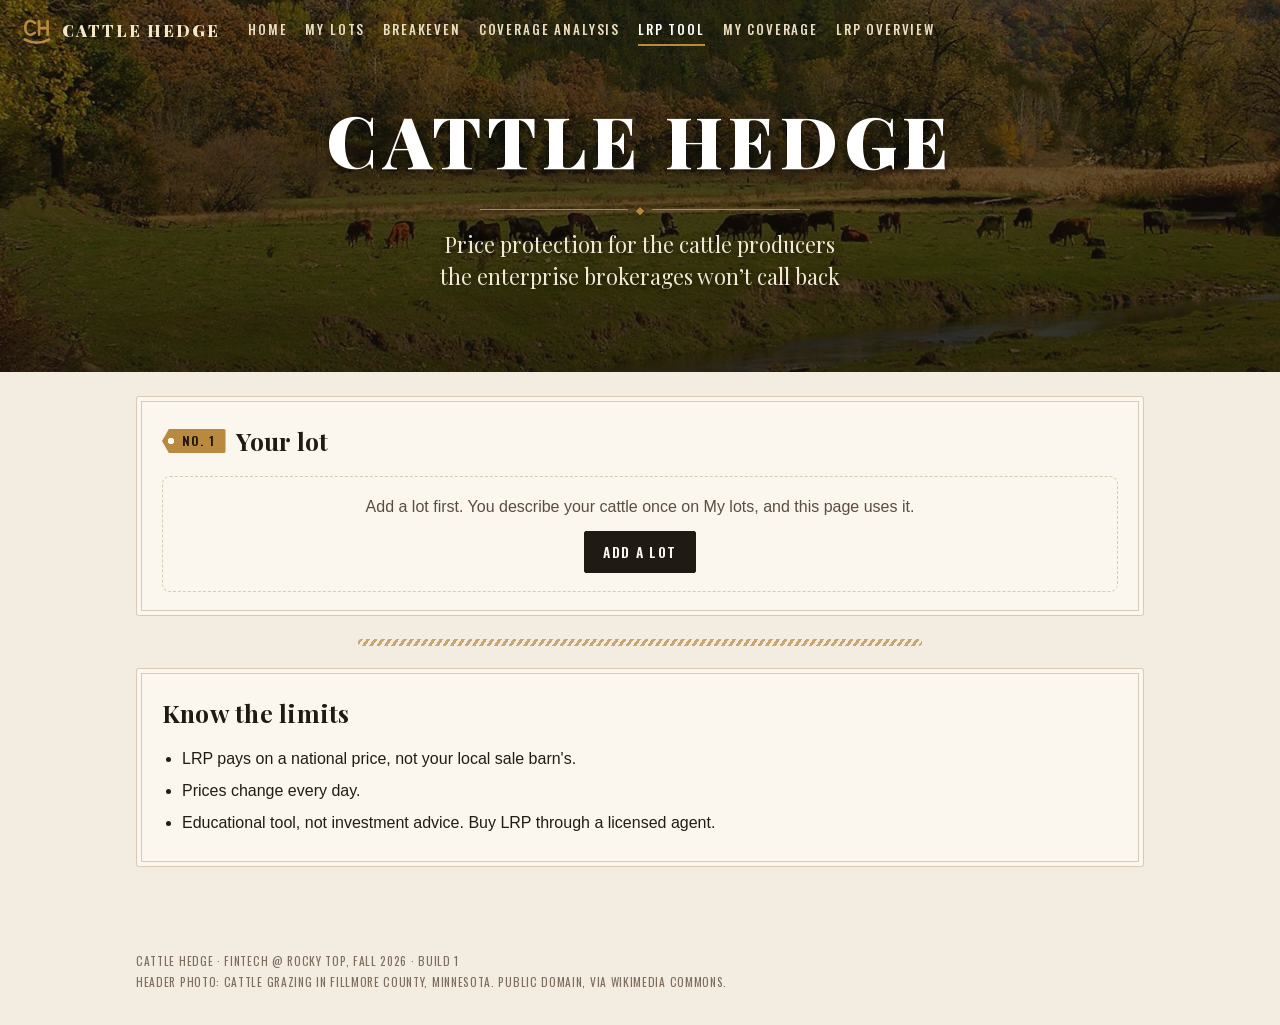
<file: lrp.html>
<!doctype html>
<html lang="en">
<head>
<meta charset="utf-8">
<meta name="viewport" content="width=device-width, initial-scale=1">
<title>Cattle Hedge · LRP tool</title>
<link rel="icon" href="img/favicon.svg" type="image/svg+xml">
<link rel="preload" href="fonts/PlayfairDisplay.woff2" as="font" type="font/woff2" crossorigin>
<link rel="preload" href="fonts/Oswald.woff2" as="font" type="font/woff2" crossorigin>
<link rel="stylesheet" href="style.css?v=b4b06ea">
</head>
<body>

<header class="hero">
  <nav class="site-nav">
    <a class="brand" href="index.html" aria-label="Cattle Hedge home"><svg viewBox="0 0 64 64" aria-hidden="true"><g fill="none" stroke="currentColor" stroke-width="5" stroke-linecap="round" stroke-linejoin="round"><path d="M28 17c-3-3-6-4-9-4-6 0-9 6-9 13s3 13 9 13c3 0 6-1 9-4"/><path d="M36 14v25M52 14v25M36 26.5h16"/><path d="M9 48q23 12 46 0"/></g></svg><span>Cattle Hedge</span></a>
    <a href="index.html">Home</a>
    <a href="lots.html">My lots</a>
    <a href="breakeven.html">Breakeven</a>
    <a href="analysis.html">Coverage analysis</a>
    <a href="lrp.html" aria-current="page">LRP tool</a>
    <a href="coverage.html">My coverage</a>
    <a href="learn.html">LRP overview</a>
  </nav>
  <div class="wrap">
    <h1>Cattle Hedge</h1>
    <p class="tagline">Price protection for the cattle producers the enterprise brokerages won’t call back</p>
  </div>
</header>

<main class="wrap">

  <!-- 1. The lot -->
  <section class="card" id="profile">
    <h2><span class="step">1</span> Your lot</h2>
    <div id="has-lots">
      <form id="herd-form" class="lot-pick" autocomplete="off">
        <label>Lot
          <select id="lot-select"></select>
        </label>
        <div class="be-show">
          <span class="be-label">Breakeven cost ($ per cwt)</span>
          <strong id="breakeven-text"></strong>
          <input id="breakeven" type="hidden">
          <small id="breakeven-help"></small>
        </div>
        <div class="be-show sale-show">
          <span class="be-label">Sale date</span>
          <strong id="sale-text"></strong>
          <small><a id="sale-edit" href="lots.html">Change on My lots →</a></small>
        </div>
      </form>
      <p id="lot-summary" class="lot-summary"></p>
      <p id="profile-note" class="note warn" hidden></p>
    </div>
    <div id="no-lots" class="empty" hidden>
      <p>Add a lot first. You describe your cattle once on My lots, and this page uses it.</p>
      <a class="btn" href="lots.html">Add a lot</a>
    </div>
  </section>

  <!-- 2. Market data -->
  <section class="card" id="market">
    <h2><span class="step">2</span> The market today</h2>
    <div class="unit-toggle" role="group" aria-label="Show money as">
      <span>Show money as</span>
      <button type="button" data-unit="total" aria-pressed="true">Total</button>
      <button type="button" data-unit="head" aria-pressed="false">$/head</button>
      <button type="button" data-unit="cwt" aria-pressed="false">$/cwt</button>
    </div>
    <div id="market-summary" class="stat-row"></div>
    <p id="length-explain" class="note"></p>
    <div class="table-scroll">
      <table id="levels-table">
        <thead>
          <tr>
            <th>Coverage level</th>
            <th>Coverage price ($/cwt)</th>
            <th>Net floor ($/cwt)</th>
            <th>Gross cost/cwt</th>
            <th>USDA subsidy/cwt</th>
            <th>Net cost/cwt</th>
            <th>Net cost/head</th>
            <th>Total net cost</th>
            <th>Covers breakeven?</th>
          </tr>
        </thead>
        <tbody></tbody>
      </table>
    </div>
    <div class="form-actions">
      <a class="btn" href="analysis.html" id="to-analysis">Find the plan that fits you →</a>
    </div>
    <p class="source" id="data-source"></p>
  </section>

  <!-- Buy the plan (demo): adds it to My coverage -->
  <div id="lot-banner" class="lot-banner" hidden></div>

  <!-- 5. Limitations -->
  <section class="card limits" id="limits">
    <h2>Know the limits</h2>
    <ul>
      <li>LRP pays on a national price, not your local sale barn's.</li>
      <li>Prices change every day.</li>
      <li>Educational tool, not investment advice. Buy LRP through a licensed agent.</li>
    </ul>
  </section>

</main>

<footer class="wrap footer">
  Cattle Hedge &middot; FinTech @ Rocky Top, Fall 2026 &middot; Build 1<br>
  Header photo: cattle grazing in Fillmore County, Minnesota. Public domain, via Wikimedia Commons.
</footer>

<div id="tooltip" class="tooltip" hidden></div>

<script src="data/lrp-data.js"></script>
<script src="calc.js?v=b4b06ea"></script>
<script src="lots.js?v=b4b06ea"></script>
<script src="charts.js?v=b4b06ea"></script>
<script src="app.js?v=b4b06ea"></script>
<script src="reveal.js?v=b4b06ea"></script>
</body>
</html>
</file>
<file: style.css>
/* Cattle Hedge styles. Theme: "whiskey label meets sale barn" (cream paper,
   charred oak, brass, amber price-board numbers). */

/* Fonts are stored in site/fonts so the offline demo looks the same. */
@font-face {
  font-family: "Playfair Display";
  src: url("fonts/PlayfairDisplay.woff2") format("woff2");
  font-weight: 400 900;
  font-display: swap;
}
@font-face {
  font-family: "Oswald";
  src: url("fonts/Oswald.woff2") format("woff2");
  font-weight: 200 700;
  font-display: swap;
}

:root {
  color-scheme: light;
  --serif: "Playfair Display", Georgia, "Times New Roman", serif;
  --label: "Oswald", "Arial Narrow", "Helvetica Neue", Arial, sans-serif;
  --bg: #f3ece0;            /* cream paper */
  --card: #fbf7ef;
  --ink: #231c15;           /* dark brown ink */
  --heading: #1f1a14;
  --ink-2: #5a4d40;
  --ink-3: #7d6d5d;
  --line: #d9cbb3;
  --grid: #ebe2d2;
  --navy: #17140f;          /* charred oak (header fallback) */
  --rust: #a5532a;          /* copper */
  --brass: #b8893f;
  --brass-ink: #1d1710;     /* text on brass */
  --highlight: #f4e6cc;
  --board: #1d1a16;         /* sale-barn price board */
  --board-ink: #f3e6c8;
  --board-dim: #b4a487;
  --board-accent: #e6ad4e;  /* amber numbers */
  --series-lrp: #2f6690;    /* with LRP (steel blue) */
  --series-none: #c47a1c;   /* no coverage (amber) */
  --pos: #2f6690;           /* LRP paid more than it cost */
  --neg: #a63d2a;           /* LRP cost more than it paid (oxblood) */
  --good-ink: #2f6b3a;
  --bad-ink: #a3322a;
}
@media (prefers-color-scheme: dark) {
  :root {
    color-scheme: dark;
    --bg: #12100d;
    --card: #1c1915;
    --ink: #efe6d6;
    --heading: #f6ecda;
    --ink-2: #c9baa3;
    --ink-3: #9b8c76;
    --line: #3d352b;
    --grid: #2a241e;
    --highlight: #2d2216;
    --board: #0d0b09;
    --series-lrp: #5b93c4;
    --series-none: #d9952f;
    --pos: #5b93c4;
    --neg: #d0624c;
    --good-ink: #7fbf86;
    --bad-ink: #ef8d7f;
  }
}

* { box-sizing: border-box; }
[hidden] { display: none !important; }
body {
  margin: 0;
  font: 16px/1.5 -apple-system, BlinkMacSystemFont, "Segoe UI", Roboto, Helvetica, Arial, sans-serif;
  background: var(--bg);
  color: var(--ink);
}
.wrap { max-width: 1040px; margin: 0 auto; padding-inline: 16px; }

/* Header: herd photo with a dark overlay so the white text stays readable */
.hero {
  background:
    linear-gradient(rgba(15, 22, 36, .55), rgba(15, 22, 36, .65)),
    url("img/herd.jpg") center 70% / cover no-repeat;
  background-color: var(--navy);
  color: #fff;
  text-align: center;
  padding-block: 88px 80px;
}
.hero h1 {
  margin: 0;
  font-family: Georgia, "Times New Roman", serif;
  font-weight: 800;
  font-size: clamp(2.6rem, 7vw, 4.4rem);
  letter-spacing: .06em;
  text-transform: uppercase;
  text-shadow: 0 2px 12px rgba(0, 0, 0, .5);
}
.tagline {
  margin: 12px auto 0;
  max-width: 34em;
  font-size: clamp(1.05rem, 2.4vw, 1.35rem);
  font-style: italic;
  color: #eef1f6;
  text-wrap: balance;
  text-shadow: 0 1px 8px rgba(0, 0, 0, .6);
}
.intro { margin: 0 auto 20px; color: var(--ink-2); max-width: 52em; text-align: center; text-wrap: balance; }

main { padding-block: 24px; }
.card {
  background: var(--card);
  border: 1px solid var(--line);
  border-radius: 10px;
  padding: 20px;
  margin-bottom: 20px;
}
h2 { margin: 0 0 16px; font-size: 1.3rem; color: var(--heading); display: flex; align-items: center; gap: 10px; }
h3 { margin: 0 0 8px; font-size: 1.05rem; }
.step {
  display: inline-grid; place-items: center;
  width: 28px; height: 28px; border-radius: 50%;
  background: var(--heading); color: var(--card); font-size: .95rem;
}

.grid-form { display: grid; grid-template-columns: repeat(auto-fit, minmax(220px, 1fr)); gap: 16px; }
.grid-form label { display: flex; flex-direction: column; gap: 4px; font-weight: 600; font-size: .92rem; }
.grid-form small { font-weight: 400; color: var(--ink-3); }
input, select {
  font: inherit; padding: 8px 10px; border: 1px solid var(--line); border-radius: 6px;
  background: var(--card); color: var(--ink);
}
input:focus, select:focus { outline: 2px solid var(--series-lrp); outline-offset: 1px; }

.note { color: var(--ink-2); margin: 12px 0 0; }
.note.warn { color: var(--bad-ink); }
.source, .fine { color: var(--ink-3); font-size: .82rem; margin: 10px 0 0; }

.stat-row { display: grid; grid-template-columns: repeat(auto-fit, minmax(200px, 1fr)); gap: 12px; margin: 12px 0; }
.stat { border: 1px solid var(--line); border-radius: 8px; padding: 12px 14px; }
.stat .label { color: var(--ink-2); font-size: .85rem; }
.stat .value { font-size: 1.5rem; font-weight: 700; font-variant-numeric: tabular-nums; }
.stat .sub { color: var(--ink-3); font-size: .82rem; }
.stat .swatch { display: inline-block; width: 10px; height: 10px; border-radius: 2px; margin-right: 6px; vertical-align: 0; }

.table-scroll { overflow-x: auto; margin-top: 12px; }
table { border-collapse: collapse; width: 100%; font-variant-numeric: tabular-nums; font-size: .92rem; }
caption { text-align: left; color: var(--ink-2); padding-bottom: 8px; font-size: .88rem; }
th, td { padding: 8px 10px; border-bottom: 1px solid var(--line); text-align: right; white-space: nowrap; }
th:first-child, td:first-child { text-align: left; }
th { color: var(--ink-2); font-weight: 600; font-size: .82rem; }
#levels-table tbody tr { cursor: pointer; }
/* Let the choices table fit its card: headers wrap onto two lines, padding a bit tighter */
#levels-table th { white-space: normal; vertical-align: bottom; }
#levels-table th, #levels-table td { padding: 8px 7px; }
#levels-table td:first-child { white-space: normal; }
#levels-table tbody tr:hover { background: var(--grid); }
tr.selected { background: var(--highlight); }
tr.selected td:first-child { box-shadow: inset 3px 0 0 var(--rust); }
.yes { color: var(--good-ink); font-weight: 600; }
.no { color: var(--bad-ink); font-weight: 600; }

.choices { display: grid; grid-template-columns: repeat(auto-fit, minmax(240px, 1fr)); gap: 12px; }
.choice { display: flex; gap: 10px; border: 1px solid var(--line); border-radius: 8px; padding: 12px; cursor: pointer; }
.choice:has(input:checked) { border-color: var(--rust); background: var(--highlight); }
.choice small { display: block; color: var(--ink-2); margin-top: 2px; }
.choice input { margin-top: 4px; accent-color: var(--rust); }
/* Coverage analysis: what the options market implies */
.market-view { border: 1px solid var(--line); border-radius: 8px; padding: 14px 16px; margin: 0 0 14px; }
.market-view h3 { margin: 0 0 8px; font-size: 1rem; }
.market-view .stat-row { margin: 0; }
.market-view details { margin-top: 10px; font-size: .86rem; color: var(--ink-2); }
.market-view details summary { cursor: pointer; font-weight: 600; }
.market-view details p { margin: 6px 0 0; }
/* Coverage analysis: one card per choice, plus No coverage for comparison */
.profiles { display: grid; grid-template-columns: repeat(4, minmax(0, 1fr)); gap: 12px; margin: 12px 0; }
.profile { display: flex; flex-direction: column; border: 1px solid var(--line); border-radius: 8px; padding: 12px; cursor: pointer; }
.profile-none { cursor: default; background: transparent; border-style: dashed; }
.profile:has(input:checked) { border-color: var(--rust); border-width: 2px; padding: 11px; background: var(--highlight); }
.profile-head { display: block; padding-bottom: 8px; border-bottom: 1px solid var(--line); }
.profile-head strong { display: block; font-size: 1.02rem; }
.profile-head small { display: block; color: var(--ink-2); font-size: .82rem; margin-top: 2px; }
.profile-head input { float: right; margin: 3px 0 0 6px; accent-color: var(--rust); }
.profile-body { display: block; }
.profile-body dl { margin: 8px 0 0; }
.profile-body dl div { display: flex; justify-content: space-between; gap: 8px; padding: 4px 0; font-size: .88rem; border-bottom: 1px dotted var(--line); }
.profile-body dt { color: var(--ink-3); }
.profile-body dd { margin: 0; font-weight: 600; text-align: right; font-variant-numeric: tabular-nums; }
.profile-body dd.pos { color: var(--good-ink); }
.profile-body dd.neg { color: var(--bad-ink); }
.profile-body p { margin: 8px 0 0; font-size: .86rem; color: var(--ink-2); }
@media (max-width: 900px) { .profiles { grid-template-columns: repeat(2, minmax(0, 1fr)); } }
@media (max-width: 480px) { .profiles { grid-template-columns: 1fr; } }

.recommendation { margin-top: 16px; padding: 14px 16px; border-radius: 8px; background: var(--highlight); border-left: 4px solid var(--rust); }
.recommendation p { margin: 4px 0; }
.breakdown { margin-top: 16px; }
.breakdown p { margin: 0 0 8px; }

.slider-label { display: block; margin-bottom: 6px; }
#move { width: 100%; accent-color: var(--rust); }
.slider-scale { display: flex; justify-content: space-between; color: var(--ink-3); font-size: .8rem; }

.chart-box { margin: 16px 0 0; }
.chart-box figcaption { font-weight: 600; margin-bottom: 4px; }
.legend { display: flex; flex-wrap: wrap; gap: 16px; color: var(--ink-2); font-size: .85rem; margin-bottom: 4px; }
.legend span::before { content: ""; display: inline-block; width: 12px; height: 3px; margin-right: 6px; vertical-align: middle; background: var(--c); border-radius: 2px; }
.legend span.box::before { height: 10px; }
.legend span.dash::before { background: repeating-linear-gradient(90deg, var(--c) 0 4px, transparent 4px 7px); }
.chart svg { display: block; width: 100%; height: auto; overflow: visible; }
.sim-pick { margin: 8px 0 0; padding: 10px 14px; border-left: 4px solid var(--heading); background: var(--highlight); }
/* Charts you can click or drag across: sideways drags pick, up-down still scrolls the page on phones */
.chart.pickable { cursor: ew-resize; touch-action: pan-y; user-select: none; -webkit-user-select: none; }
.chart text { fill: var(--ink-3); font-size: 11px; }
.chart .axis-line { stroke: var(--ink-3); }
.chart .grid-line { stroke: var(--grid); }

.headline { font-size: 1.15rem; margin: 8px 0; }
.headline strong { color: var(--rust); }
details { margin-top: 12px; }
summary { cursor: pointer; color: var(--ink-2); }

.limits ul { margin: 0; padding-left: 20px; }
.limits li { margin-bottom: 8px; }
.footer { color: var(--ink-3); font-size: .85rem; padding-block: 8px 32px; }

.tooltip {
  position: fixed; z-index: 10; pointer-events: none;
  background: var(--card); color: var(--ink); border: 1px solid var(--line);
  border-radius: 6px; padding: 8px 10px; font-size: .85rem; box-shadow: 0 4px 14px rgba(0,0,0,.15);
  max-width: 260px; font-variant-numeric: tabular-nums;
}
.tooltip .t-head { font-weight: 700; margin-bottom: 4px; }
.tooltip .t-row { display: flex; justify-content: space-between; gap: 12px; }
.tooltip .t-row i { display: inline-block; width: 10px; height: 3px; margin-right: 6px; vertical-align: middle; border-radius: 2px; }

@media (max-width: 560px) {
  .hero { padding-block: 64px 56px; }
  .card { padding: 16px; }
}

/* Scroll reveal (see reveal.js): sections start slightly lower and faded,
   then ease into place when they scroll into view. */
.reveal {
  opacity: 0;
  transform: translateY(32px);
  transition: opacity .7s ease-out, transform .7s cubic-bezier(.2, .7, .2, 1);
}
.reveal.revealed { opacity: 1; transform: none; }
@media (prefers-reduced-motion: reduce) {
  .reveal { opacity: 1; transform: none; transition: none; }
}

/* --- Navigation between pages --- */
.hero { position: relative; }
.site-nav {
  position: absolute; top: calc(14px + env(safe-area-inset-top, 0px)); left: 16px;
  display: flex; flex-wrap: wrap; gap: 6px;
}
.site-nav a {
  color: #fff; text-decoration: none; font-weight: 600; font-size: .92rem;
  padding: 6px 12px; border-radius: 999px; background: rgba(0, 0, 0, .25);
}
.site-nav a:hover { background: rgba(0, 0, 0, .45); }
.site-nav a[aria-current="page"] { background: #fff; color: var(--navy); }
.hero-sm { padding-block: 64px 48px; }
.hero-sm h1 { font-size: clamp(2.2rem, 5vw, 3.2rem); }

/* --- Buttons --- */
.btn {
  display: inline-block; font: inherit; font-weight: 600; font-size: .92rem;
  padding: 8px 14px; border-radius: 6px; border: 1px solid var(--heading);
  background: var(--heading); color: var(--card); cursor: pointer; text-decoration: none;
}
.btn:hover { opacity: .88; }
.btn-quiet { background: transparent; color: var(--heading); }
.btn-small { padding: 5px 10px; font-size: .82rem; }
.link {
  font: inherit; font-size: .82rem; background: none; border: 0; padding: 4px 6px;
  color: var(--ink-2); text-decoration: underline; cursor: pointer;
}
.link.danger { color: var(--bad-ink); }
.form-actions { display: flex; flex-wrap: wrap; gap: 10px; margin-top: 14px; align-items: center; }

/* --- Inventory --- */
.protect-bar { margin-top: 8px; }
.bar-track { height: 14px; border-radius: 7px; background: var(--line); overflow: hidden; margin-bottom: 8px; }
.bar-fill { height: 100%; background: var(--series-lrp); border-radius: 7px 0 0 7px; transition: width .6s ease-out; }
.badge {
  display: inline-block; font-size: .78rem; font-weight: 700; padding: 3px 8px; border-radius: 999px;
  background: var(--grid); color: var(--ink-2);
}
.badge.good { background: color-mix(in srgb, var(--good-ink) 14%, transparent); color: var(--good-ink); }
.badge.bad { background: color-mix(in srgb, var(--bad-ink) 12%, transparent); color: var(--bad-ink); }
td .sub { color: var(--ink-3); font-size: .8rem; white-space: normal; margin-top: 2px; }
#lots-table td { vertical-align: top; }
#lots-table td.actions { white-space: normal; }
#lots-table td.actions > * { display: block; margin: 0 0 4px auto; width: max-content; }
#lots-table th:nth-child(7), #lots-table td:nth-child(7) { text-align: left; min-width: 150px; white-space: normal; }
/* My lots table holds a lot per row, so let cells wrap instead of making the table scroll. */
#lots-table td { white-space: normal; }
#lots-table td.actions { width: 1%; }
#lots-table .nowrap { white-space: nowrap; }
#lots-table td.actions .btn-small { padding: 5px 8px; font-size: .7rem; }
tr.kept td { color: var(--ink-3); }
.empty { border: 1px dashed var(--line); border-radius: 8px; padding: 18px; text-align: center; margin-top: 12px; }
.empty p { margin: 0 0 12px; color: var(--ink-2); }
.warn-box { margin-top: 14px; padding: 12px 16px; border-radius: 8px; border-left: 4px solid var(--bad-ink); background: var(--highlight); }
.warn-box ul { margin: 0; padding-left: 18px; }
.lot-form { margin-top: 20px; padding-top: 16px; border-top: 1px solid var(--line); }
.check { display: flex; gap: 8px; align-items: flex-start; margin-top: 14px; font-size: .92rem; color: var(--ink-2); }
.check input { margin-top: 4px; accent-color: var(--heading); }
.steps-list { margin: 0; padding-left: 22px; }
.steps-list li { margin-bottom: 8px; }
.example-table { max-width: 640px; }
.example-table td:last-child, .example-table th:last-child { text-align: left; white-space: normal; }
.note.warn, .fine.warn { color: var(--bad-ink); }

/* --- Banner on the LRP tool when a lot is opened --- */
.lot-banner { background: var(--card); border: 2px solid var(--heading); border-radius: 10px; padding: 16px 20px; margin-bottom: 20px; }
.lot-banner p { margin: 0; }
.lot-banner .saved { margin-top: 10px; color: var(--good-ink); font-weight: 600; }
.lot-banner .saved a { color: inherit; }

@media (max-width: 560px) {
  .site-nav { position: static; justify-content: center; margin: -40px 0 24px; }
  .hero-sm { padding-block: 56px 40px; }
}

/* --- Homepage --- */
.hero-home { padding-block: 120px 104px; }
.hero-actions { display: flex; flex-wrap: wrap; justify-content: center; gap: 12px; margin-top: 28px; }
.btn-light { background: #fff; color: var(--navy); border-color: #fff; }
.btn-outline-light { background: rgba(0, 0, 0, .2); color: #fff; border-color: #fff; }
.home-lead p { max-width: 60em; }
.feature-grid { display: grid; grid-template-columns: repeat(3, minmax(0, 1fr)); gap: 14px; }
@media (max-width: 760px) { .feature-grid { grid-template-columns: repeat(2, minmax(0, 1fr)); } }
@media (max-width: 480px) { .feature-grid { grid-template-columns: 1fr; } }
.feature {
  display: block; border: 1px solid var(--line); border-radius: 8px; padding: 16px;
  color: inherit; text-decoration: none; transition: border-color .2s, transform .2s;
}
.feature:hover { border-color: var(--heading); transform: translateY(-2px); }
.feature h3 { margin: 10px 0 6px; }
.feature p { margin: 0; color: var(--ink-2); }
.check-list { list-style: none; padding: 0; margin: 0 0 8px; }
.check-list li { position: relative; padding-left: 28px; margin-bottom: 10px; }
.check-list li::before { content: "✓"; position: absolute; left: 4px; color: var(--good-ink); font-weight: 700; }
h2 .badge { font-size: .75rem; vertical-align: middle; }
.cta-row { display: flex; flex-wrap: wrap; justify-content: center; gap: 12px; margin: 8px 0 24px; }
@media (max-width: 560px) {
  .hero-home { padding-block: 64px 56px; }
}
main a:not(.btn):not(.feature) { color: var(--heading); text-decoration-thickness: 1px; text-underline-offset: 2px; }

/* --- Plan lengths (LRP tool) --- */
.lengths { margin: 4px 0 8px; }
.length-row { display: flex; flex-wrap: wrap; align-items: center; gap: 6px; margin-bottom: 8px; }
.len {
  min-width: 34px; text-align: center; padding: 4px 8px; border-radius: 6px;
  border: 1px solid var(--line); color: var(--ink-2); font-variant-numeric: tabular-nums; font-size: .9rem;
}
.len.on { background: var(--heading); border-color: var(--heading); color: var(--card); font-weight: 700; }
.len-unit { color: var(--ink-3); font-size: .9rem; margin-left: 2px; }
.lengths .note { margin-top: 0; }
.lengths details { margin-top: 6px; }
.lengths details ul { margin: 8px 0; padding-left: 20px; color: var(--ink-2); }
.lengths details li { margin-bottom: 6px; }
.len-list { display: flex; flex-wrap: wrap; gap: 6px 14px; font-size: .85rem; color: var(--ink-2); }
.len-list .on { color: var(--ink); font-weight: 700; }
.warn-line, .warn-text { color: var(--bad-ink); font-weight: 600; }
td .sub.warn-text { color: var(--bad-ink); }

/* --- My coverage (demo) --- */
.demo-banner {
  position: sticky; top: 0; z-index: 20;
  padding: calc(8px + env(safe-area-inset-top, 0px)) 16px 8px;
  background: #fbe9a8; color: #3d3200; text-align: center; font-size: .9rem;
  border-bottom: 1px solid #e3cf7a;
}
.policy-facts { display: grid; grid-template-columns: repeat(auto-fit, minmax(220px, 1fr)); gap: 10px 20px; margin: 0 0 8px; }
.policy-facts dt, .cover-facts dt { color: var(--ink-3); font-size: .82rem; }
.policy-facts dd, .cover-facts dd { margin: 2px 0 0; font-weight: 600; }
.cover-list { display: grid; gap: 14px; }
.cover-card { border: 1px solid var(--line); border-radius: 8px; padding: 16px; }
.cover-head { display: flex; flex-wrap: wrap; justify-content: space-between; gap: 8px; align-items: flex-start; }
.cover-head h3 { margin: 0; }
.cover-card .sub, .planned .sub { color: var(--ink-3); font-size: .85rem; font-weight: 400; }
.pills { display: flex; flex-wrap: wrap; gap: 6px; }
.pill { font-size: .78rem; font-weight: 700; padding: 3px 10px; border-radius: 999px; border: 1px solid currentColor; }
.pill-active { color: var(--series-lrp); }
.pill-window { color: #b26a00; }
.pill-ended { color: var(--ink-2); }
.cover-facts { display: grid; grid-template-columns: repeat(3, minmax(0, 1fr)); gap: 10px 16px; margin: 14px 0 10px; }
.cover-facts dd .sub { display: block; }
@media (max-width: 560px) { .cover-facts { grid-template-columns: repeat(2, minmax(0, 1fr)); } }
.cover-market { margin: 0; padding-top: 10px; border-top: 1px solid var(--line); color: var(--ink-2); }
.cover-next { margin: 8px 0 0; }
/* Plan progress: bought → sell window → ends → claim deadline */
.stages { list-style: none; display: grid; grid-template-columns: repeat(4, 1fr); gap: 6px; margin: 14px 0 0; padding: 0; }
.stages li { border-top: 4px solid var(--line); padding-top: 6px; font-size: .8rem; color: var(--ink-3); }
.stages li span { display: block; font-weight: 600; }
.stages li.done { border-color: var(--series-lrp); }
.stages li.now { border-color: var(--series-lrp); color: var(--ink); }
.stages li.now span::before { content: "● "; color: var(--series-lrp); }
@media (max-width: 560px) { .stages { grid-template-columns: repeat(2, 1fr); } }
.timeline { list-style: none; margin: 0; padding: 0; }
.timeline li { display: grid; grid-template-columns: 120px 1fr; gap: 12px; padding: 10px 0; border-bottom: 1px solid var(--line); }
.timeline time { font-weight: 700; font-variant-numeric: tabular-nums; }
.timeline li.past { opacity: .5; }
.planned { list-style: none; margin: 0; padding: 0; }
.planned li { display: flex; flex-wrap: wrap; justify-content: space-between; gap: 10px; align-items: center; padding: 10px 0; border-bottom: 1px solid var(--line); }
.planned .form-actions { margin: 0; }
.buy-message { margin: 12px 0 0; padding: 10px 14px; border-radius: 8px; background: var(--highlight); border-left: 4px solid var(--heading); }
@media (max-width: 560px) {
  .timeline li { grid-template-columns: 1fr; gap: 2px; }
}
.feature { display: flex; flex-direction: column; }
.feature p { flex: 1; }
.feature-link { margin-top: 12px; font-weight: 600; font-size: .9rem; color: var(--heading); }
.feature h3 .badge { font-size: .7rem; vertical-align: middle; }

/* =====================================================================
   THEME LAYER: whiskey label meets sale barn
   (later rules here override the plainer defaults above)
   ===================================================================== */

/* --- Header: darker, warmer, like a whiskey ad --- */
.hero {
  background:
    linear-gradient(rgba(20, 14, 8, .55), rgba(20, 14, 8, .80)),
    url("img/herd.jpg") center 70% / cover no-repeat;
  background-color: var(--navy);
}
.hero h1 {
  font-family: var(--serif);
  font-weight: 900;
  letter-spacing: .08em;
}
.hero h1::after {   /* thin brass rule with a diamond, like a label */
  content: "\25C6";
  display: block;
  width: min(320px, 60%);
  margin: 10px auto 0;
  font-size: 10px; line-height: 12px; letter-spacing: 0; color: var(--brass);
  background:
    linear-gradient(var(--brass), var(--brass)) left center / calc(50% - 12px) 1px no-repeat,
    linear-gradient(var(--brass), var(--brass)) right center / calc(50% - 12px) 1px no-repeat;
}
.hero .overline {
  font-family: var(--label);
  text-transform: uppercase;
  letter-spacing: .32em;
  font-size: .78rem;
  color: #e3cc9c;
  margin: 0 0 14px;
}
.tagline { font-family: var(--serif); font-style: normal; font-weight: 400; color: #f1e7d4; }

/* --- Brand bar (top-left): brand-iron mark + links --- */
.site-nav { align-items: center; gap: 4px 18px; left: 20px; right: 20px; }
.site-nav .brand {
  display: inline-flex; align-items: center; gap: 8px;
  padding: 0; background: none; margin-right: 10px;
  font-family: var(--serif); font-weight: 900; letter-spacing: .12em; text-transform: uppercase;
  font-size: 1rem; color: #f3e6c8;
}
.site-nav .brand svg { width: 34px; height: 34px; color: var(--brass); }
.site-nav a:not(.brand) {
  background: none; border-radius: 0; padding: 4px 0;
  font-family: var(--label); font-weight: 500; text-transform: uppercase; letter-spacing: .14em; font-size: .82rem;
  color: #eadcc0; border-bottom: 2px solid transparent;
}
.site-nav a:not(.brand):hover { background: none; color: #fff; border-bottom-color: rgba(184, 137, 63, .6); }
.site-nav a[aria-current="page"]:not(.brand) { background: none; color: #fff; border-bottom-color: var(--brass); }

/* --- Section headings and "lot tag" numbers --- */
h2 { font-family: var(--serif); font-weight: 700; font-size: 1.55rem; letter-spacing: .01em; }
h3 { font-family: var(--serif); font-weight: 700; }
.step {   /* a sale-barn lot tag: "LOT 1", with a punched hole */
  width: auto; height: auto; border-radius: 2px;
  display: inline-flex; align-items: center;
  padding: 3px 10px 3px 20px;
  background:
    radial-gradient(circle at 9px 50%, var(--card) 0 3px, transparent 3.5px),
    var(--brass);
  color: var(--brass-ink);
  font-family: var(--label); font-weight: 600; font-size: .78rem; letter-spacing: .12em; text-transform: uppercase;
  clip-path: polygon(7px 0, 100% 0, 100% 100%, 7px 100%, 0 50%);
}
.step::before { content: "No.\00a0"; }

/* --- Cards: cream label with a double engraved rule --- */
.card {
  position: relative;
  border: 0; border-radius: 3px;
  box-shadow: inset 0 0 0 1px var(--line), inset 0 0 0 5px var(--card), inset 0 0 0 6px var(--line);
  padding: 26px 26px 24px;
  margin-bottom: 52px;
}
/* Rope divider between sections */
main .card:not(:last-of-type)::after {
  content: "";
  position: absolute; left: 22%; right: 22%; bottom: -30px; height: 7px;
  border-radius: 4px;
  background: repeating-linear-gradient(-55deg, var(--brass) 0 3px, transparent 3px 6px);
  opacity: .7;
}
#dashboard > .card:last-child::after, #empty::after { display: none; }

/* --- Price-board numbers (stat tiles) --- */
.stat {
  background: var(--board); border: 0; border-radius: 3px;
  box-shadow: inset 0 0 0 1px rgba(230, 173, 78, .25);
}
.stat .label {
  font-family: var(--label); text-transform: uppercase; letter-spacing: .12em; font-size: .72rem; color: var(--board-dim);
}
.stat .value {
  font-family: var(--label); font-weight: 600; font-size: 2.1rem; line-height: 1.15; letter-spacing: .02em;
  color: var(--board-accent);
}
.stat .sub { color: var(--board-dim); }

/* --- Buttons: square, letter-spaced --- */
.btn {
  border-radius: 2px;
  font-family: var(--label); font-weight: 600; text-transform: uppercase; letter-spacing: .12em; font-size: .85rem;
  background: var(--heading); border-color: var(--heading); color: var(--card);
  padding: 10px 18px;
}
.btn-quiet { background: transparent; color: var(--heading); }
.btn-small { padding: 6px 12px; font-size: .75rem; }
.btn-light { background: var(--brass); border-color: var(--brass); color: var(--brass-ink); }
.btn-outline-light { background: rgba(0, 0, 0, .25); color: #f3e6c8; border-color: #e3cc9c; }

/* --- Tables, badges, details --- */
th { font-family: var(--label); text-transform: uppercase; letter-spacing: .1em; font-size: .72rem; font-weight: 500; }
caption { font-style: italic; }
tr.selected { background: var(--highlight); }
tr.selected td:first-child { box-shadow: inset 3px 0 0 var(--brass); }
.badge { border-radius: 2px; font-family: var(--label); font-weight: 500; letter-spacing: .08em; text-transform: uppercase; }
.recommendation { border-left-color: var(--brass); border-radius: 2px; }
.choice { border-radius: 3px; }
.choice:has(input:checked) { border-color: var(--brass); }
.profile:has(input:checked) { border-color: var(--brass); }
.profile-head input { accent-color: var(--brass); }
.choice input, #move { accent-color: var(--brass); }
.intro { font-family: var(--serif); font-size: 1.1rem; color: var(--ink-2); }
.feature { border-radius: 3px; }
.len.on { background: var(--brass); border-color: var(--brass); color: var(--brass-ink); }
.lot-banner { border-color: var(--brass); border-radius: 3px; }
.demo-banner { background: #e8d29e; color: #2a2013; border-bottom-color: #c9a865; }
.footer { font-family: var(--label); letter-spacing: .06em; text-transform: uppercase; font-size: .72rem; line-height: 1.8; }

/* --- Homepage stat strip (sale-board band) --- */
.board-band {
  background: var(--board);
  color: var(--board-ink);
  border-top: 3px solid var(--brass);
  border-bottom: 3px solid var(--brass);
  padding-block: 36px;
}
.board-band .wrap { display: grid; grid-template-columns: repeat(auto-fit, minmax(220px, 1fr)); gap: 28px; text-align: center; }
.board-band .big {
  display: block; font-family: var(--label); font-weight: 600; font-size: clamp(2.8rem, 6vw, 4rem);
  line-height: 1; color: var(--board-accent); letter-spacing: .02em;
}
.board-band .what { display: block; margin-top: 10px; font-family: var(--serif); font-size: 1.05rem; color: var(--board-ink); }
.board-band .src { display: block; margin-top: 6px; font-family: var(--label); text-transform: uppercase; letter-spacing: .12em; font-size: .66rem; color: var(--board-dim); }

@media (max-width: 760px) {
  .site-nav { position: static; justify-content: center; margin: -40px 0 28px; }
  .site-nav .brand { width: 100%; justify-content: center; margin: 0 0 4px; }
}
@media (max-width: 560px) {
  .card { padding: 22px 18px 20px; margin-bottom: 44px; }
  main .card:not(:last-of-type)::after { bottom: -26px; }
}
.feature .step { align-self: flex-start; }
.chart .axis-title { fill: var(--ink-2); font-family: var(--label); font-size: 12px; letter-spacing: .08em; text-transform: uppercase; }
.chart .ref-label { fill: var(--ink-2); font-size: 11px; }
.chart .dot-label { fill: var(--ink); font-weight: 700; font-size: 12px; }
.chart .dot { cursor: pointer; outline: none; }
.chart .dot:focus-visible circle:nth-child(2) { stroke: var(--ink); }

/* --- LRP tool controls (Oct 22) --- */
button.len { font: inherit; font-family: var(--label); font-size: .88rem; background: var(--card); cursor: pointer; display: inline-flex; gap: 4px; align-items: center; }
button.len i { font-style: normal; font-size: .75rem; }
button.len.ok i { color: var(--good-ink); }
button.len.early i { color: var(--bad-ink); }
button.len.after i { color: #b26a00; }
button.len:hover { border-color: var(--brass); }
button.len.on i { color: inherit; }
.len-legend { margin: 0 0 8px; gap: 6px 16px; font-size: .8rem; }
.len-legend .mark::before { display: none; }
.len-legend .ok { color: var(--good-ink); }
.len-legend .early { color: var(--bad-ink); }
.len-legend .after { color: #b26a00; }
.window-line { display: inline-block; margin-top: 4px; font-weight: 600; }
.window-line.ok { color: var(--good-ink); }
.window-line.early { color: var(--bad-ink); }
.window-line.after { color: #b26a00; }

.unit-toggle { display: inline-flex; flex-wrap: wrap; align-items: center; gap: 0; margin: -4px 0 12px; border: 1px solid var(--line); border-radius: 3px; overflow: hidden; }
.unit-toggle span { font-family: var(--label); text-transform: uppercase; letter-spacing: .1em; font-size: .7rem; color: var(--ink-3); padding: 0 10px; }
.unit-toggle button {
  font: inherit; font-family: var(--label); font-size: .8rem; letter-spacing: .06em; text-transform: uppercase;
  border: 0; border-left: 1px solid var(--line); background: var(--card); color: var(--ink-2); padding: 6px 12px; cursor: pointer;
}
.unit-toggle button[aria-pressed="true"] { background: var(--heading); color: var(--card); }

.level-picker { display: flex; flex-wrap: wrap; align-items: center; gap: 6px; margin: 4px 0 16px; }
.picker-label { font-family: var(--label); text-transform: uppercase; letter-spacing: .1em; font-size: .72rem; color: var(--ink-3); margin-right: 4px; }
.level-chips { display: flex; flex-wrap: wrap; gap: 6px; }
.level-picker .btn:disabled { opacity: .35; cursor: default; }
#scenario-table tbody tr[data-level] { cursor: pointer; }
#scenario-table tbody tr[data-level]:hover { background: var(--grid); }

.budget-row { display: flex; flex-wrap: wrap; align-items: center; gap: 8px 12px; margin-top: 16px; }
.budget-row label { font-weight: 600; font-size: .92rem; }
.budget-row input { width: 140px; }
tr.over-budget td { color: var(--ink-3); }
tr.over-budget .badge { font-size: .65rem; }
.tagline-sub {
  margin: 8px auto 0; font-family: var(--label); text-transform: uppercase; letter-spacing: .18em;
  font-size: clamp(.72rem, 1.6vw, .85rem); color: #e3cc9c;
}
.standout { font-family: var(--serif); font-size: 1.2rem; font-weight: 700; color: var(--heading); margin: 6px 0 12px; }
.feature-list { margin: 0 0 4px; padding-left: 18px; color: var(--ink-2); }
.feature-list li { margin-bottom: 5px; }
.feature-sub { margin: 8px 0 4px !important; flex: 0 !important; font-weight: 600; color: var(--ink) !important; }
.feature .feature-list:last-of-type { flex: 1; }
.index-callout {
  margin: -2px 0 14px; padding: 12px 16px; border-radius: 3px;
  background: var(--board); color: var(--board-ink); font-size: .95rem;
  border-left: 4px solid var(--board-accent);
}
.index-callout strong { color: var(--board-accent); }
#after-sale h3 { margin: 22px 0 6px; }
.doc-list { margin: 0 0 6px; padding-left: 20px; columns: 2 260px; column-gap: 28px; }
.doc-list li { margin-bottom: 5px; break-inside: avoid; }
.be-box { grid-column: 1 / -1; }
.be-box .unit-toggle { margin: 0; }
.be-calc { display: grid; grid-template-columns: repeat(auto-fit, minmax(220px, 1fr)); gap: 14px 16px; margin-top: 14px; padding: 16px; border: 1px dashed var(--line); border-radius: 3px; }
.be-calc label { display: flex; flex-direction: column; gap: 4px; font-weight: 600; font-size: .92rem; }
.be-calc small { font-weight: 400; color: var(--ink-3); }
.be-result { grid-column: 1 / -1; margin: 0; font-size: 1.05rem; }
.be-result strong { font-family: var(--label); font-size: 1.3rem; letter-spacing: .02em; color: var(--heading); }
#breakeven[readonly] { background: var(--grid); }
.be-def { grid-column: 1 / -1; margin: 0; color: var(--ink-2); font-size: .9rem; }

/* --- Breakeven page --- */
.b-top { margin: 10px 0 12px; }
.b-top .unit-toggle { margin: 0; }
.b-costs { margin-top: 8px; }
.b-costs small .link { padding: 0; font-size: inherit; }
.b-extra { margin-top: 18px; padding-top: 16px; border-top: 1px solid var(--line); }
#cow-help { margin-top: 14px; }
.share-bar { display: inline-block; width: 80px; height: 8px; border-radius: 4px; background: var(--line); vertical-align: middle; margin-right: 6px; overflow: hidden; }
.share-bar i { display: block; height: 100%; background: var(--brass); }
#b-table td:last-child { text-align: left; }
#b-table th:last-child { text-align: left; }
tr.total-row td { font-weight: 700; border-top: 2px solid var(--line); }
.b-target { display: flex; flex-wrap: wrap; align-items: center; gap: 8px 12px; margin: 16px 0; }
.b-target label { font-weight: 600; }
.b-target input { width: 120px; }
.b-target p { margin: 0; flex-basis: 100%; font-size: 1.05rem; }

/* Save to a lot (LRP tool and Breakeven page) */
.lot-pick { display: flex; flex-wrap: wrap; gap: 10px; align-items: flex-end; margin-top: 12px; }
.lot-pick label { display: flex; flex-direction: column; gap: 4px; font-weight: 600; font-size: .92rem; flex: 1 1 200px; max-width: 320px; }
.be-show { display: flex; flex-direction: column; gap: 4px; flex: 1 1 200px; max-width: 320px; }
.be-show .be-label { font-weight: 600; font-size: .92rem; }
.be-show strong { font-size: 1.25rem; padding: 6px 0; font-variant-numeric: tabular-nums; }
/* The sale date stands out: it sets the plan length */
.sale-show strong { font-size: 1.6rem; color: var(--rust); }
/* LRP tool: line up the Lot and Breakeven labels at the top (Breakeven has a help line under it) */
#herd-form { align-items: flex-start; }
.lot-msg { margin: 10px 0 0; font-weight: 600; color: var(--good-ink); }
.lot-msg.warn { color: var(--bad-ink); }
.lot-msg a { color: inherit; }
.calc-row { margin-top: 18px; }
.b-lots { margin-top: 22px; padding-top: 16px; border-top: 1px solid var(--line, rgba(0,0,0,.12)); }

/* Input checks (Breakeven page) */
.field-error { color: var(--bad-ink) !important; font-weight: 600 !important; }
input[aria-invalid="true"] { border-color: var(--bad-ink); outline: 1px solid var(--bad-ink); }

/* My lots: calculated sale date */
.sale-calc { margin-top: 16px; padding: 12px 14px; background: var(--highlight); border-radius: 6px; }
.sale-calc .link { margin-left: 6px; }
/* Lot picker on Breakeven and the LRP tool */
.lot-summary { margin: 10px 0 0; color: var(--ink-2); }
.lot-summary a { margin-left: 8px; }
</file>
